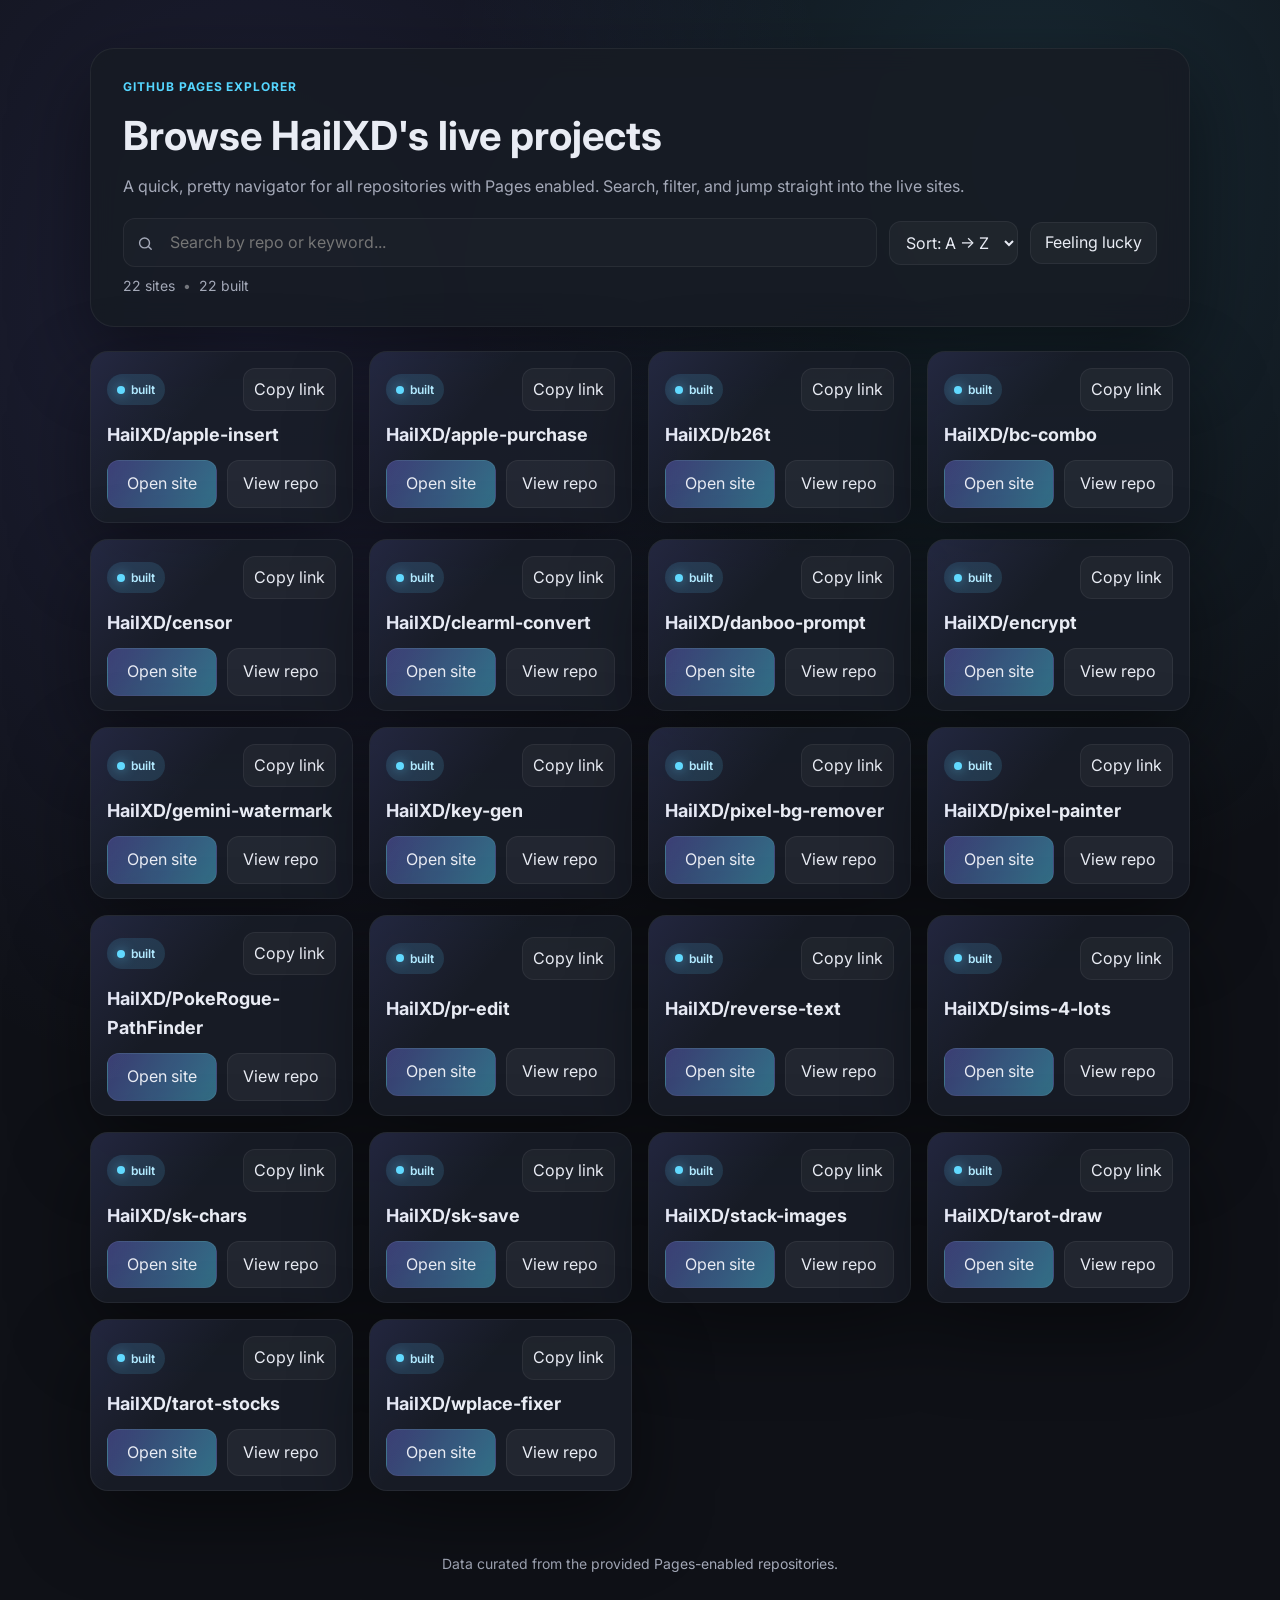
<file: index.html>
<!DOCTYPE html>
<html lang="en">
<head>
  <meta charset="UTF-8">
  <meta name="viewport" content="width=device-width, initial-scale=1.0">
  <title>HailXD GitHub Pages Browser</title>
  <link rel="preconnect" href="https://fonts.googleapis.com">
  <link rel="preconnect" href="https://fonts.gstatic.com" crossorigin>
  <link href="https://fonts.googleapis.com/css2?family=Inter:wght@400;500;600;700&display=swap" rel="stylesheet">
  <link rel="stylesheet" href="styles.css">
</head>
<body>
  <div class="page">
    <header class="hero">
      <p class="eyebrow">GitHub Pages Explorer</p>
      <h1>Browse HailXD's live projects</h1>
      <p class="lede">A quick, pretty navigator for all repositories with Pages enabled. Search, filter, and jump straight into the live sites.</p>
      <div class="control-bar">
        <label class="search">
          <svg aria-hidden="true" viewBox="0 0 20 20">
            <path fill="none" stroke="currentColor" stroke-linecap="round" stroke-width="1.6" d="m13.5 13.5 3.4 3.4m-1.9-7a5.5 5.5 0 1 1-11 0 5.5 5.5 0 0 1 11 0z"/>
          </svg>
          <input id="searchInput" type="search" placeholder="Search by repo or keyword..." spellcheck="false" autocomplete="off">
        </label>
        <select id="sortSelect" aria-label="Sort repositories">
          <option value="az">Sort: A -&gt; Z</option>
          <option value="za">Sort: Z -&gt; A</option>
        </select>
        <button id="randomBtn" type="button" class="btn ghost">Feeling lucky</button>
      </div>
      <div class="stats" aria-live="polite">
        <span id="statCount">0 sites</span>
        <span class="dot">&bull;</span>
        <span id="statBuilt">built</span>
      </div>
    </header>

    <main>
      <section id="repoGrid" class="repo-grid" aria-live="polite" aria-label="Repository list">
        <!-- Cards injected by script.js -->
      </section>
      <p id="emptyState" class="empty" hidden>No matches found. Try a different search.</p>
    </main>
  </div>

  <footer class="footer">
    <p>Data curated from the provided Pages-enabled repositories.</p>
  </footer>

  <script src="script.js"></script>
</body>
</html>
</file>
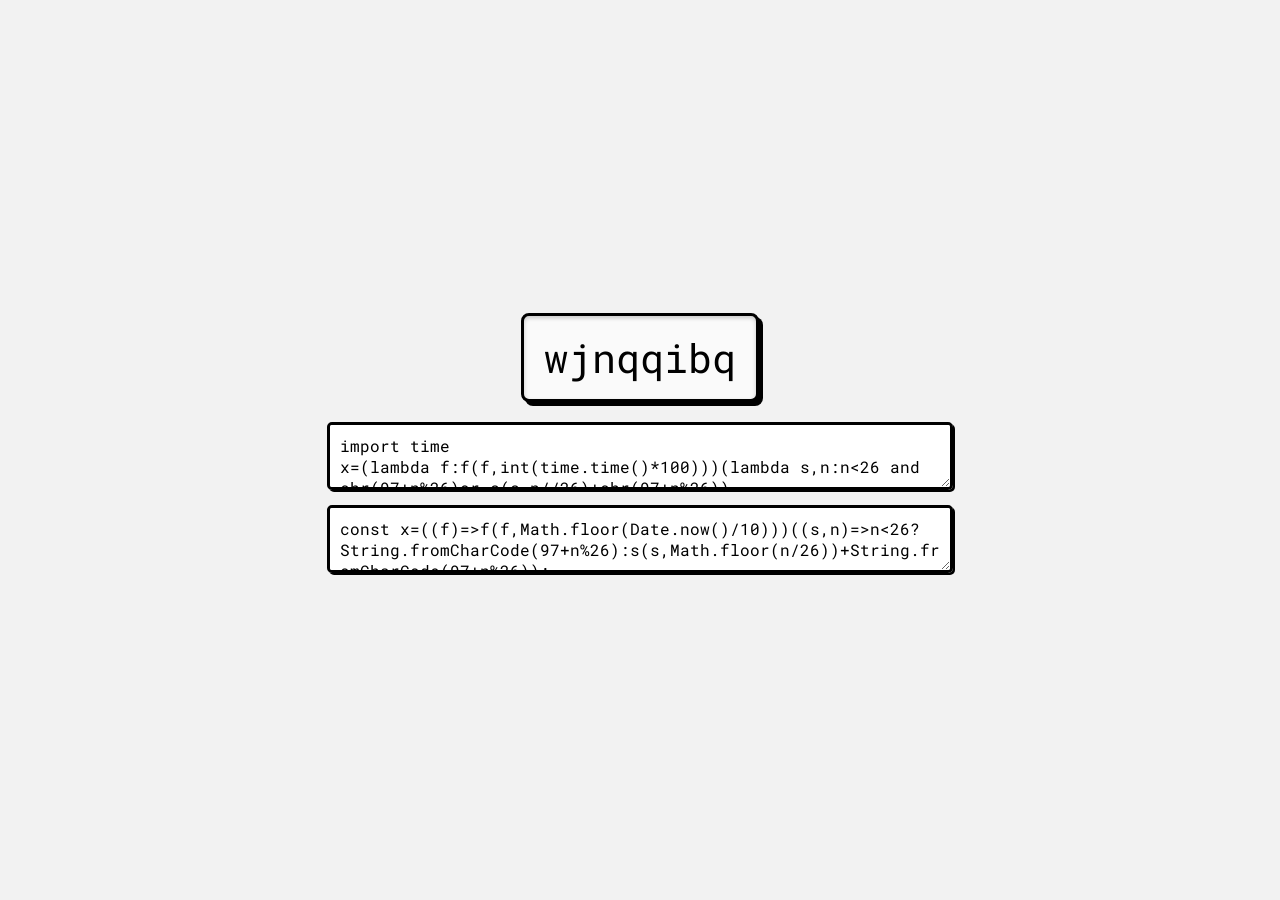
<file: b26t/index.html>
<!DOCTYPE html>
<html lang="en">
<head>
  <meta charset="UTF-8" />
  <meta name="viewport" content="width=device-width, initial-scale=1.0"/>
  <title>b26t</title>

  <link href="https://fonts.googleapis.com/css2?family=Roboto+Mono&display=swap" rel="stylesheet">
  <link rel="stylesheet" href="style.css">
</head>
<body>
  <div id="output"><span></span></div>

  <textarea readonly rows="2">import time
x=(lambda f:f(f,int(time.time()*100)))(lambda s,n:n<26 and chr(97+n%26)or s(s,n//26)+chr(97+n%26))</textarea>

  <textarea readonly rows="2">const x=((f)=>f(f,Math.floor(Date.now()/10)))((s,n)=>n<26?String.fromCharCode(97+n%26):s(s,Math.floor(n/26))+String.fromCharCode(97+n%26));</textarea>

  <script src="script.js"></script>
</body>
</html>
</file>
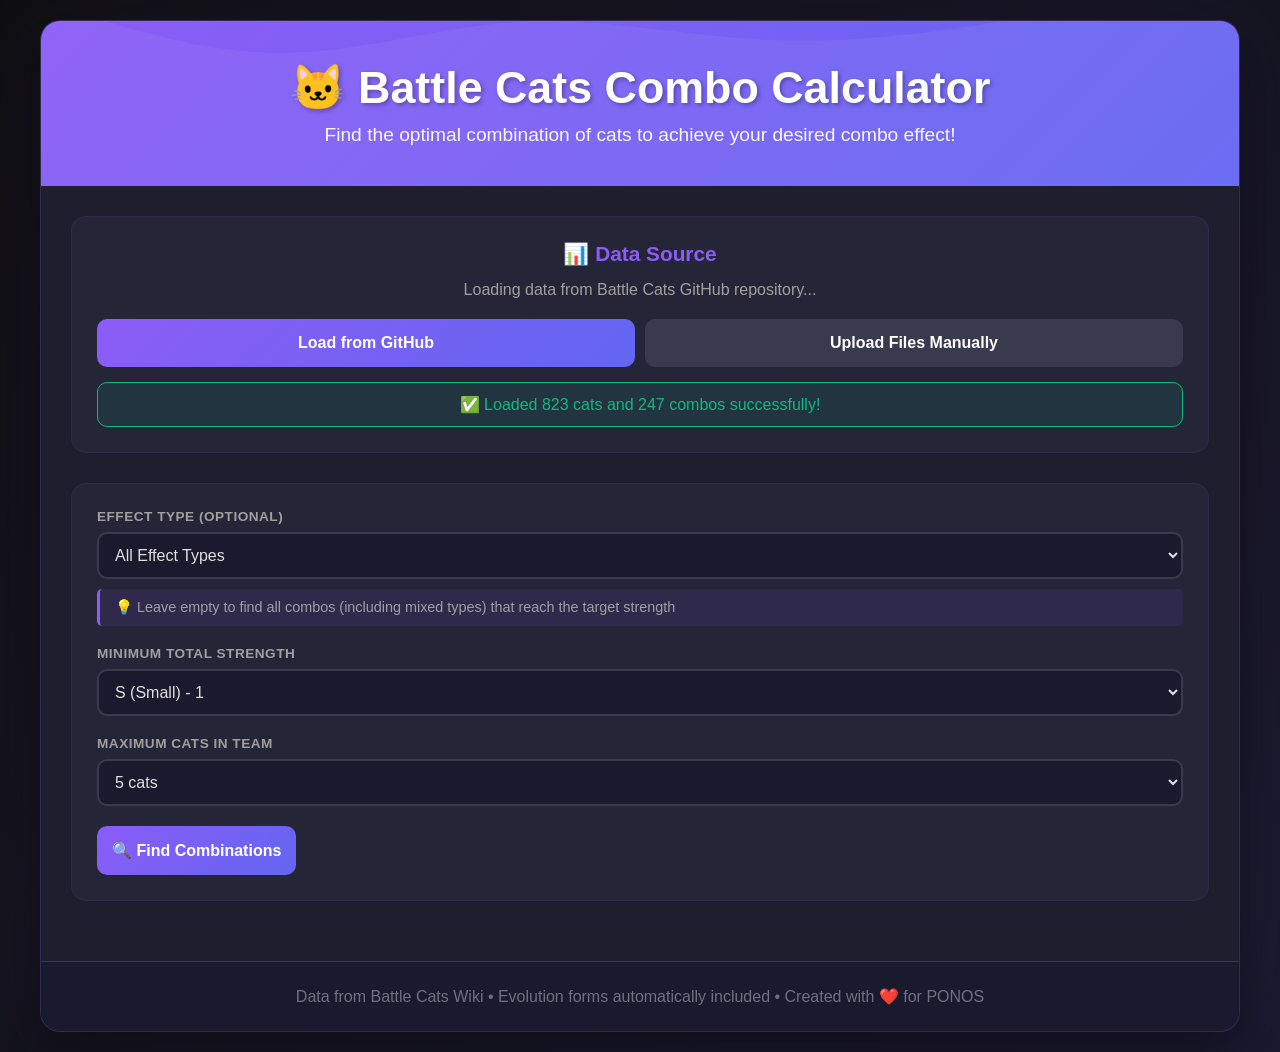
<file: bc-combo/index.html>
<!DOCTYPE html>
<html lang="en">
<head>
    <meta charset="UTF-8">
    <meta name="viewport" content="width=device-width, initial-scale=1.0">
    <title>Battle Cats Combo Calculator</title>
    <link rel="stylesheet" href="style.css">
</head>
<body>
    <div class="container">
        <header>
            <h1>🐱 Battle Cats Combo Calculator</h1>
            <p>Find the optimal combination of cats to achieve your desired combo effect!</p>
        </header>

        <main>
            <div class="data-loader">
                <h3>📊 Data Source</h3>
                <p>Loading data from Battle Cats GitHub repository...</p>
                <div class="button-group">
                    <button onclick="loadDataFromGitHub()">Load from GitHub</button>
                    <button class="secondary" onclick="toggleManualUpload()">Upload Files Manually</button>
                </div>
                <div id="manualUpload" class="hidden" style="margin-top: 20px;">
                    <div style="margin-bottom: 10px;">
                        <label for="catsFile">Cats File (TSV):</label>
                        <input type="file" id="catsFile" accept=".tsv,.txt" style="margin-top: 5px;">
                    </div>
                    <div style="margin-bottom: 10px;">
                        <label for="combosFile">Combos File (TSV):</label>
                        <input type="file" id="combosFile" accept=".tsv,.txt" style="margin-top: 5px;">
                    </div>
                    <button onclick="loadLocalFiles()" style="margin-top: 10px;">Load Local Files</button>
                </div>
                <div id="dataStatus" class="data-status hidden"></div>
            </div>

            <div id="mainControls" class="hidden">
                <div class="controls">
                    <div class="control-group">
                        <label for="effectType">Effect Type (Optional)</label>
                        <select id="effectType">
                            <option value="">All Effect Types</option>
                        </select>
                        <div class="hint">💡 Leave empty to find all combos (including mixed types) that reach the target strength</div>
                    </div>

                    <div class="control-group">
                        <label for="strength">Minimum Total Strength</label>
                        <select id="strength" required>
                            <option value="1">S (Small) - 1</option>
                            <option value="2">M (Medium) - 2</option>
                            <option value="3">L (Large) - 3</option>
                            <option value="4">XL (Extra Large) - 4</option>
                            <option value="5">Strength 5</option>
                            <option value="6">Strength 6</option>
                            <option value="7">Strength 7</option>
                            <option value="8">Strength 8</option>
                            <option value="9">Strength 9</option>
                            <option value="10">Strength 10</option>
                        </select>
                    </div>

                    <div class="control-group">
                        <label for="maxCats">Maximum Cats in Team</label>
                        <select id="maxCats">
                            <option value="1">1 cats</option>
                            <option value="2">2 cats</option>
                            <option value="3">3 cats</option>
                            <option value="4">4 cats</option>
                            <option value="5" selected>5 cats</option>
                        </select>
                    </div>

                    <button id="findCombos" onclick="findCombinations()">🔍 Find Combinations</button>
                </div>

                <div id="loading" class="loading hidden">
                    <div class="spinner"></div>
                    <p>Calculating optimal combinations...</p>
                </div>

                <div id="results" class="results hidden">
                    <h2>📋 Results</h2>
                    <div id="resultsCount" class="results-count"></div>
                    <div id="resultsList" class="results-list"></div>
                </div>

                <div id="error" class="error hidden">
                    <h3>⚠️ Error</h3>
                    <p id="errorMessage"></p>
                </div>
            </div>
        </main>

        <footer>
            <p>Data from Battle Cats Wiki • Evolution forms automatically included • Created with ❤️ for PONOS</p>
        </footer>
    </div>

    <script src="script.js"></script>
</body>
</html>
</file>
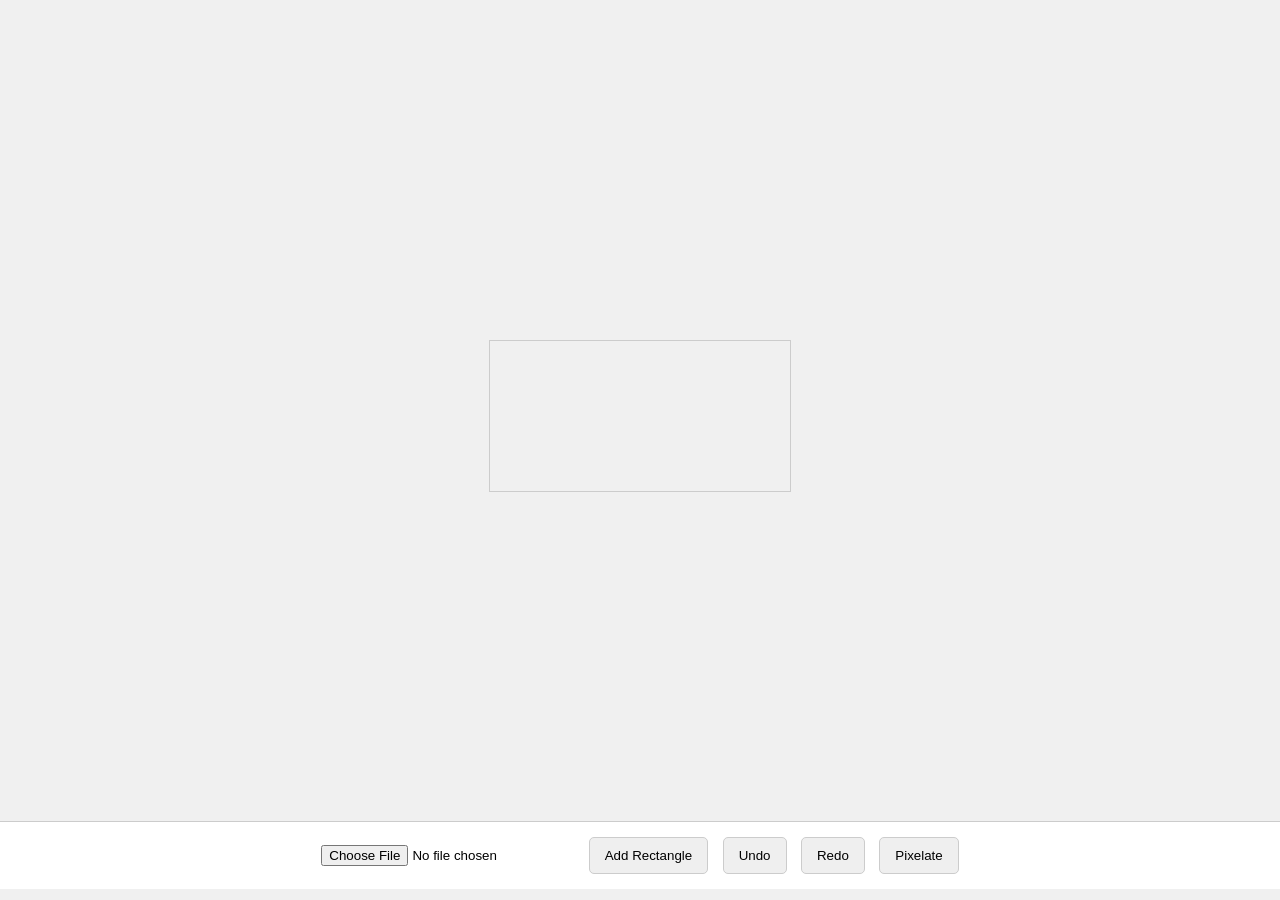
<file: censor/index.html>
<!DOCTYPE html>
<html lang="en">
    <head>
        <meta charset="UTF-8" />
        <meta
            name="viewport"
            content="width=device-width, initial-scale=1.0, user-scalable=no"
        />
        <title>Censor App</title>
        <link rel="stylesheet" href="style.css" />
    </head>
    <body>
        <div id="app-container">
            <div id="canvas-container">
                <canvas id="censor-canvas"></canvas>
            </div>
            <div id="controls">
                <input type="file" id="image-loader" accept="image/*" />
                <button id="add-rect-btn">Add Rectangle</button>
                <button id="undo-btn">Undo</button>
                <button id="redo-btn">Redo</button>
                <button id="pixelate-btn">Pixelate</button>
            </div>
        </div>
        <script src="script.js"></script>
    </body>
</html>
</file>
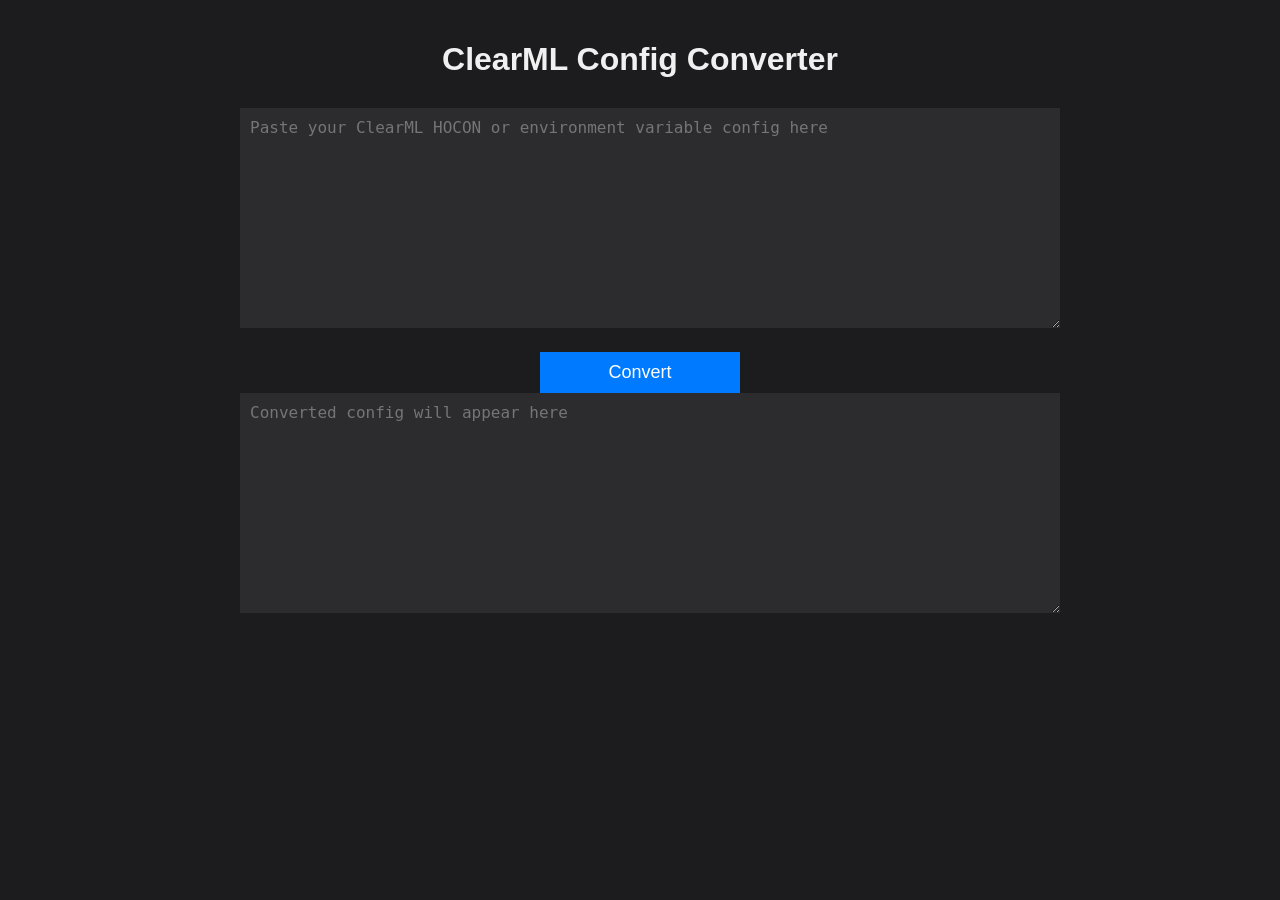
<file: clearml-convert/index.html>
<!DOCTYPE html>
<html lang="en">
<head>
  <meta charset="UTF-8">
  <meta name="viewport" content="width=device-width, initial-scale=1.0">
  <title>ClearML Config Converter</title>
  <style>
    body {
      background-color: #1c1c1e;
      color: #f0f0f0;
      font-family: Arial, sans-serif;
      margin: 0;
      padding: 20px;
    }
    
    h1 {
      text-align: center;
      margin-bottom: 30px;
    }
    
    .container {
      max-width: 800px;
      margin: 0 auto;
    }
    
    textarea {
      width: 100%;
      height: 200px;
      background-color: #2c2c2e;
      color: #f0f0f0;
      border: none;
      padding: 10px;
      margin-bottom: 20px;
      font-size: 16px;
    }
    
    button {
      display: block;
      width: 200px;
      padding: 10px;
      margin: 0 auto;
      background-color: #007bff;
      color: #fff;
      border: none;
      font-size: 18px;
      cursor: pointer;
    }
  </style>
</head>
<body>
  <div class="container">
    <h1>ClearML Config Converter</h1>
    
    <textarea id="input" placeholder="Paste your ClearML HOCON or environment variable config here"></textarea>
    
    <button onclick="convert()">Convert</button>
    
    <textarea id="output" placeholder="Converted config will appear here" readonly></textarea>
  </div>
  
  <script>
    function convert() {
      const input = document.getElementById('input').value;
      const output = document.getElementById('output');
      
      const d = {
        'CLEARML_WEB_HOST': '',
        'CLEARML_API_HOST': '',
        'CLEARML_FILES_HOST': '',
        'CLEARML_API_ACCESS_KEY': '',
        'CLEARML_API_SECRET_KEY': ''
      };
      
      if (input.includes('{')) {
        // HOCON to environment variables
        for (const line of input.split('\n')) {
          const trimmedLine = line.trim();
          if (!trimmedLine) continue;
          
          if (trimmedLine.startsWith('web_server: ')) {
            d['CLEARML_WEB_HOST'] = trimmedLine.split('web_server: ')[1];
          } else if (trimmedLine.startsWith('api_server: ')) {
            d['CLEARML_API_HOST'] = trimmedLine.split('api_server: ')[1];  
          } else if (trimmedLine.startsWith('files_server: ')) {
            d['CLEARML_FILES_HOST'] = trimmedLine.split('files_server: ')[1];
          } else if (trimmedLine.startsWith('"access_key" = ')) {
            d['CLEARML_API_ACCESS_KEY'] = trimmedLine.split('"access_key" = ')[1].trim().slice(1, -1);
          } else if (trimmedLine.startsWith('"secret_key" = ')) {
            d['CLEARML_API_SECRET_KEY'] = trimmedLine.split('"secret_key" = ')[1].trim().slice(1, -1);
          }
        }
        
        let envVars = '';
        for (const [key, value] of Object.entries(d)) {
          envVars += `${key}=${value}\n`;  
        }
        output.value = envVars.trim();
        
      } else {
        // Environment variables to HOCON
        const lines = input.split('\n');
        
        let hocon = 'api {\n';
        for (const line of lines) {
          const [key, value] = line.split('=');
          if (key === 'CLEARML_WEB_HOST') {
            hocon += `  web_server: ${value}\n`;
          } else if (key === 'CLEARML_API_HOST') {
            hocon += `  api_server: ${value}\n`;
          } else if (key === 'CLEARML_FILES_HOST') {
            hocon += `  files_server: ${value}\n`;  
          }
        }
        
        hocon += '  credentials {\n';
        for (const line of lines) {
          const [key, value] = line.split('=');
          if (key === 'CLEARML_API_ACCESS_KEY') {
            hocon += `    "access_key" = "${value}"\n`;
          } else if (key === 'CLEARML_API_SECRET_KEY') {
            hocon += `    "secret_key" = "${value}"\n`;
          }
        }
        hocon += '  }\n}';
        
        output.value = hocon;
      }
    }
  </script>
</body>
</html>
</file>
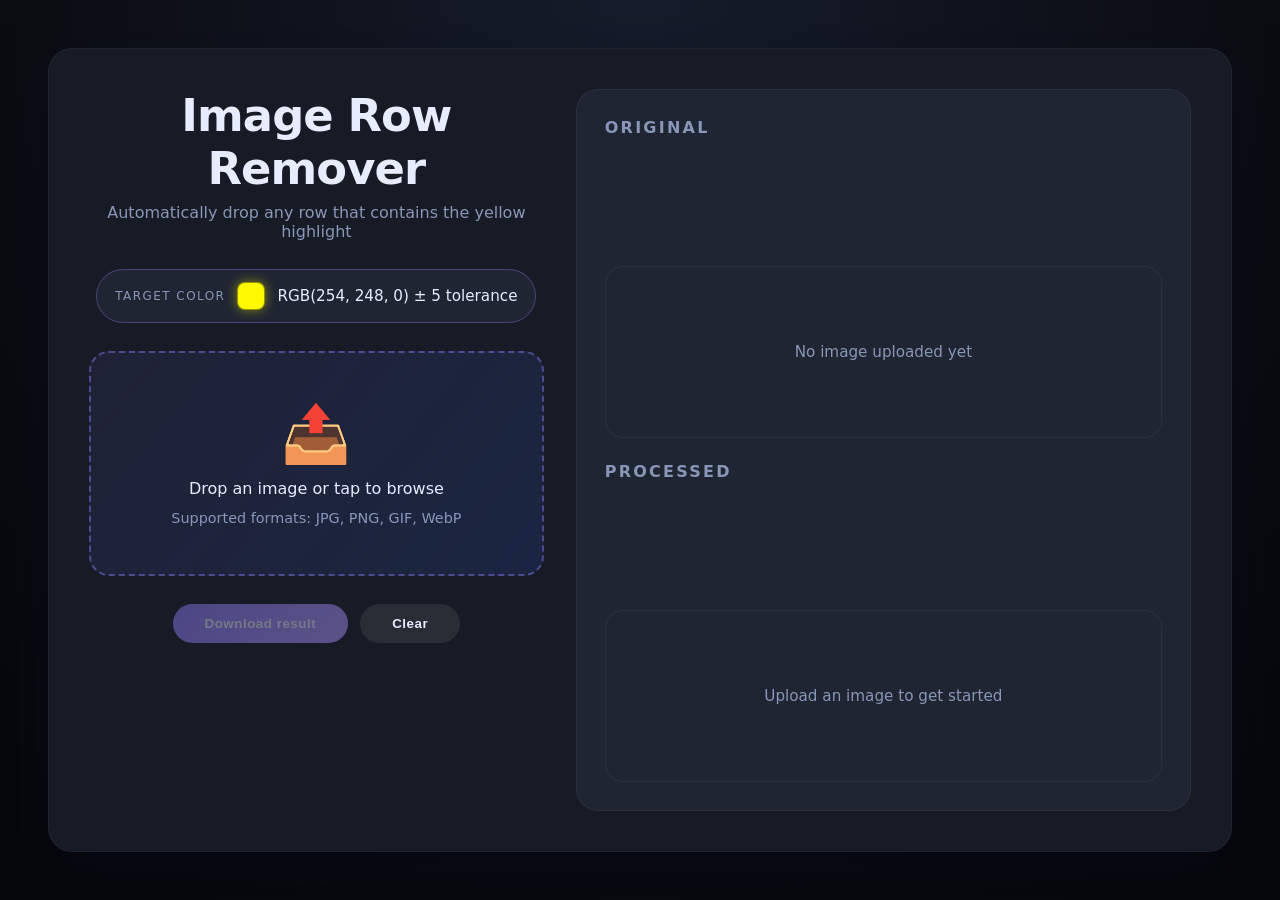
<file: ibroke/index.html>
<!DOCTYPE html>
<html lang="en">
<head>
    <meta charset="UTF-8">
    <meta name="viewport" content="width=device-width, initial-scale=1.0">
    <title>Image Row Remover</title>
    <link rel="stylesheet" href="style.css">
</head>
<body>
    <main class="app-shell">
        <section class="interaction-panel">
            <header class="app-header">
                <h1>Image Row Remover</h1>
                <p class="subtitle">Automatically drop any row that contains the yellow highlight</p>
            </header>

            <section class="color-info" aria-live="polite">
                <span class="label">Target color</span>
                <span class="swatch" aria-hidden="true"></span>
                <span class="value">RGB(254, 248, 0) ± 5 tolerance</span>
            </section>

            <section class="upload-panel" id="uploadSection" role="button" tabindex="0">
                <div class="icon" aria-hidden="true">📤</div>
                <label for="imageInput" class="upload-text">Drop an image or tap to browse</label>
                <input type="file" id="imageInput" accept="image/*" hidden>
                <p class="help-text">Supported formats: JPG, PNG, GIF, WebP</p>
            </section>

            <p class="loading" id="loading" role="status" aria-live="polite">Processing image...</p>

            <div class="controls">
                <button class="btn" id="downloadBtn" disabled>Download result</button>
                <button class="btn secondary" id="clearBtn">Clear</button>
            </div>
        </section>

        <section class="preview-grid" aria-live="polite">
            <article class="preview">
                <h2>Original</h2>
                <div class="frame">
                    <div id="originalImage" class="placeholder">No image uploaded yet</div>
                </div>
            </article>
            <article class="preview">
                <h2>Processed</h2>
                <div class="frame">
                    <div id="processedImage" class="placeholder">Upload an image to get started</div>
                </div>
            </article>
        </section>
    </main>

    <canvas id="canvas" hidden></canvas>

    <script src="script.js"></script>
</body>
</html>
</file>
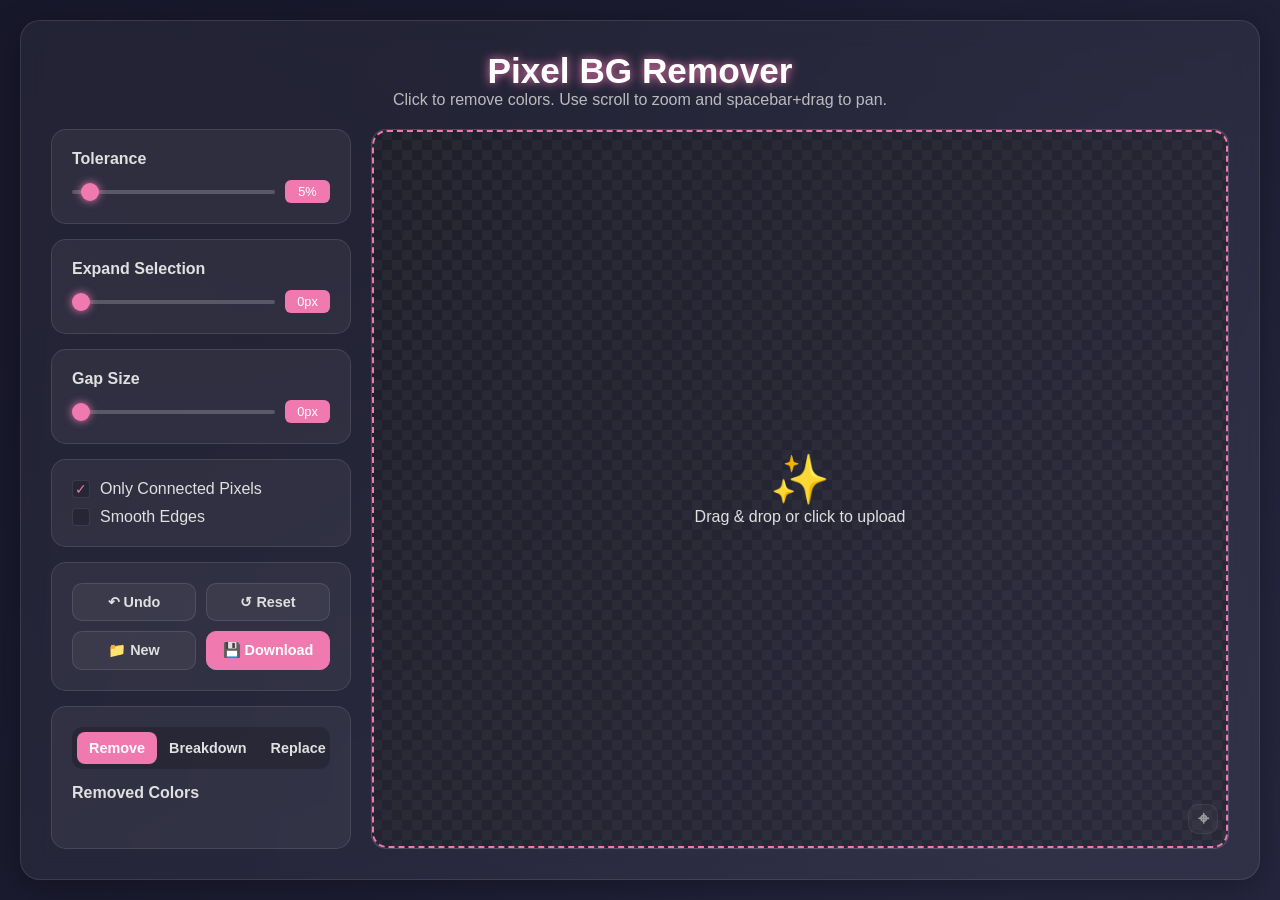
<file: pixel-bg-remover/index.html>
<!DOCTYPE html>
<html lang="en">
<head>
    <meta charset="UTF-8">
    <meta name="viewport" content="width=device-width, initial-scale=1.0">
    <title>Pixel BG Remover</title>
    <link rel="stylesheet" href="style.css">
</head>
<body>
    <div class="container">
        <header>
            <h1>Pixel BG Remover</h1>
            <p class="subtitle">Click to remove colors. Use scroll to zoom and spacebar+drag to pan.</p>
        </header>

        <div class="main-content">
            <div class="controls">
                <div class="tool-group">
                    <label class="tool-label" for="tolerance">Tolerance</label>
                    <div class="slider-container">
                        <input type="range" id="tolerance" min="0" max="100" value="5">
                        <span class="slider-value" id="toleranceValue">5%</span>
                    </div>
                </div>
                
                <div class="tool-group">
                    <label class="tool-label" for="expand">Expand Selection</label>
                    <div class="slider-container">
                        <input type="range" id="expand" min="0" max="5" value="0">
                        <span class="slider-value" id="expandValue">0px</span>
                    </div>
                </div>

                <div class="tool-group">
                    <label class="tool-label" for="gapSize">Gap Size</label>
                    <div class="slider-container">
                        <input type="range" id="gapSize" min="0" max="5" value="0">
                        <span class="slider-value" id="gapSizeValue">0px</span>
                    </div>
                </div>

                <div class="tool-group">
                    <label class="checkbox-group" for="floodFill">
                        <input type="checkbox" id="floodFill" checked>
                        <span class="checkbox-custom"></span>
                        Only Connected Pixels
                    </label>
                    <label class="checkbox-group" for="smoothEdges" style="margin-top: 10px;">
                        <input type="checkbox" id="smoothEdges">
                        <span class="checkbox-custom"></span>
                        Smooth Edges
                    </label>
                </div>
                
                <div class="tool-group buttons">
                    <button onclick="undoLast()">↶ Undo</button>
                    <button onclick="resetImage()">↺ Reset</button>
                    <button onclick="uploadNew()">📁 New</button>
                    <button class="btn-primary" onclick="downloadImage()">💾 Download</button>
                </div>

                <div class="tool-group tabs-container">
                    <div class="tabs">
                        <button class="tab-link active" onclick="openTab(event, 'remove')">Remove</button>
                        <button class="tab-link" onclick="openTab(event, 'breakdown')">Breakdown</button>
                        <button class="tab-link" onclick="openTab(event, 'replace')">Replace</button>
                    </div>

                    <div id="remove" class="tab-content active">
                        <div class="tool-label">Removed Colors</div>
                        <div class="color-chips" id="colorChips"></div>
                    </div>

                    <div id="breakdown" class="tab-content">
                        <div class="tool-label">Color Breakdown</div>
                        <div class="color-breakdown" id="colorBreakdown"></div>
                    </div>
                    
                    <div id="replace" class="tab-content">
                        <div class="tool-label">Replaced Colors</div>
                        <div class="color-chips" id="replacedColors"></div>
                    </div>
                </div>
            </div>

            <div class="canvas-area">
                <div class="upload-area" id="uploadArea">
                    <div class="upload-icon">✨</div>
                    <p>Drag & drop or click to upload</p>
                    <input type="file" id="fileInput" accept="image/*">
                </div>
                <canvas id="mainCanvas"></canvas>
                <div class="canvas-overlay">
                    <div class="color-info" id="colorInfo">
                        <div class="color-preview" id="colorPreview"></div>
                        <div class="color-text" id="colorText"></div>
                    </div>
                    <div class="zoom-controls">
                        <button id="zoomResetBtn">⌖</button>
                    </div>
                </div>
            </div>
        </div>
    </div>

    <div id="replaceModal" class="modal">
        <div class="modal-content">
            <span class="close-button" onclick="closeReplaceModal()">&times;</span>
            <h2>Replace Color</h2>
            <div class="color-to-replace">
                <span>From:</span>
                <div class="color-chip-preview" id="replaceFromPreview"></div>
                <span id="replaceFromName"></span>
            </div>
            <p>To:</p>
            <div class="color-palette" id="colorPalette"></div>
        </div>
    </div>

    <script src="script.js"></script>
</body>
</html>
</file>
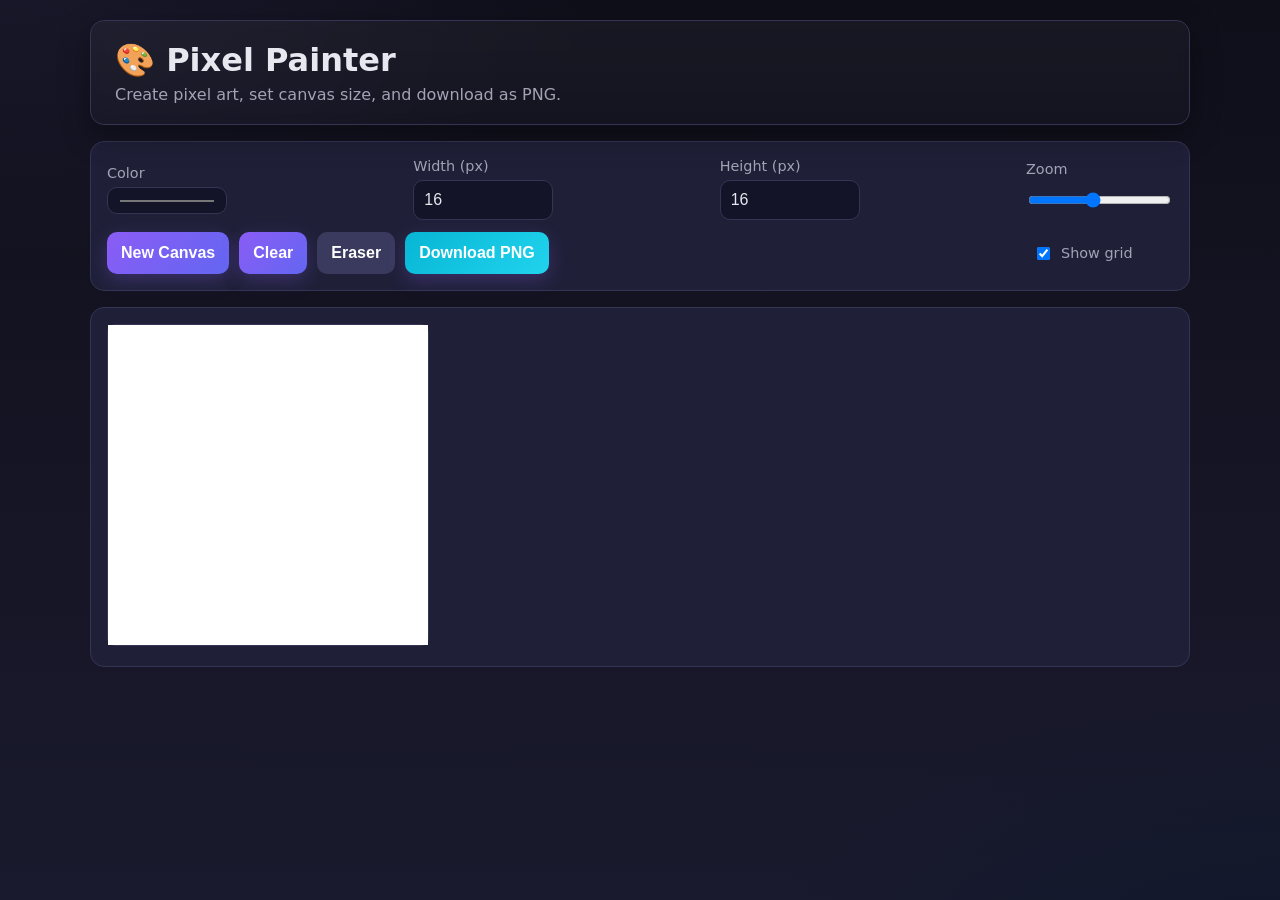
<file: pixel-painter/index.html>
<!DOCTYPE html>
<html lang="en">
<head>
  <meta charset="UTF-8">
  <meta name="viewport" content="width=device-width, initial-scale=1.0">
  <title>Pixel Painter</title>
  <link rel="stylesheet" href="style.css">
  <link rel="icon" href="data:,">
  <meta name="description" content="Draw pixel art with a color picker and export as PNG.">
  <style>
    /* Prevent iOS zoom on inputs */
    input, select, button { font-size: 16px; }
  </style>
</head>
<body>
  <div class="container">
    <header class="header">
      <h1>🎨 Pixel Painter</h1>
      <p>Create pixel art, set canvas size, and download as PNG.</p>
    </header>

    <main class="main">
      <section class="controls">
        <div class="row">
          <label class="control">
            <span>Color</span>
            <input id="color" type="color" value="#8b5cf6" aria-label="Brush color">
          </label>
          <label class="control">
            <span>Width (px)</span>
            <input id="width" type="number" min="1" max="512" value="16" aria-label="Canvas width">
          </label>
          <label class="control">
            <span>Height (px)</span>
            <input id="height" type="number" min="1" max="512" value="16" aria-label="Canvas height">
          </label>
          <label class="control">
            <span>Zoom</span>
            <input id="scale" type="range" min="4" max="40" value="20" aria-label="Zoom level">
          </label>
        </div>
        <div class="row">
          <div class="btns">
            <button id="newCanvas">New Canvas</button>
            <button id="clear">Clear</button>
            <button id="eraser" class="secondary" aria-pressed="false">Eraser</button>
            <button id="download" class="accent">Download PNG</button>
          </div>
          <label class="control checkbox">
            <input id="gridToggle" type="checkbox" checked>
            <span>Show grid</span>
          </label>
        </div>
      </section>

      <section class="stage">
        <div id="canvasWrap" class="wrap">
          <canvas id="canvas" width="16" height="16"></canvas>
        </div>
      </section>
    </main>
  </div>

  <script src="script.js"></script>
</body>
</html>
</file>
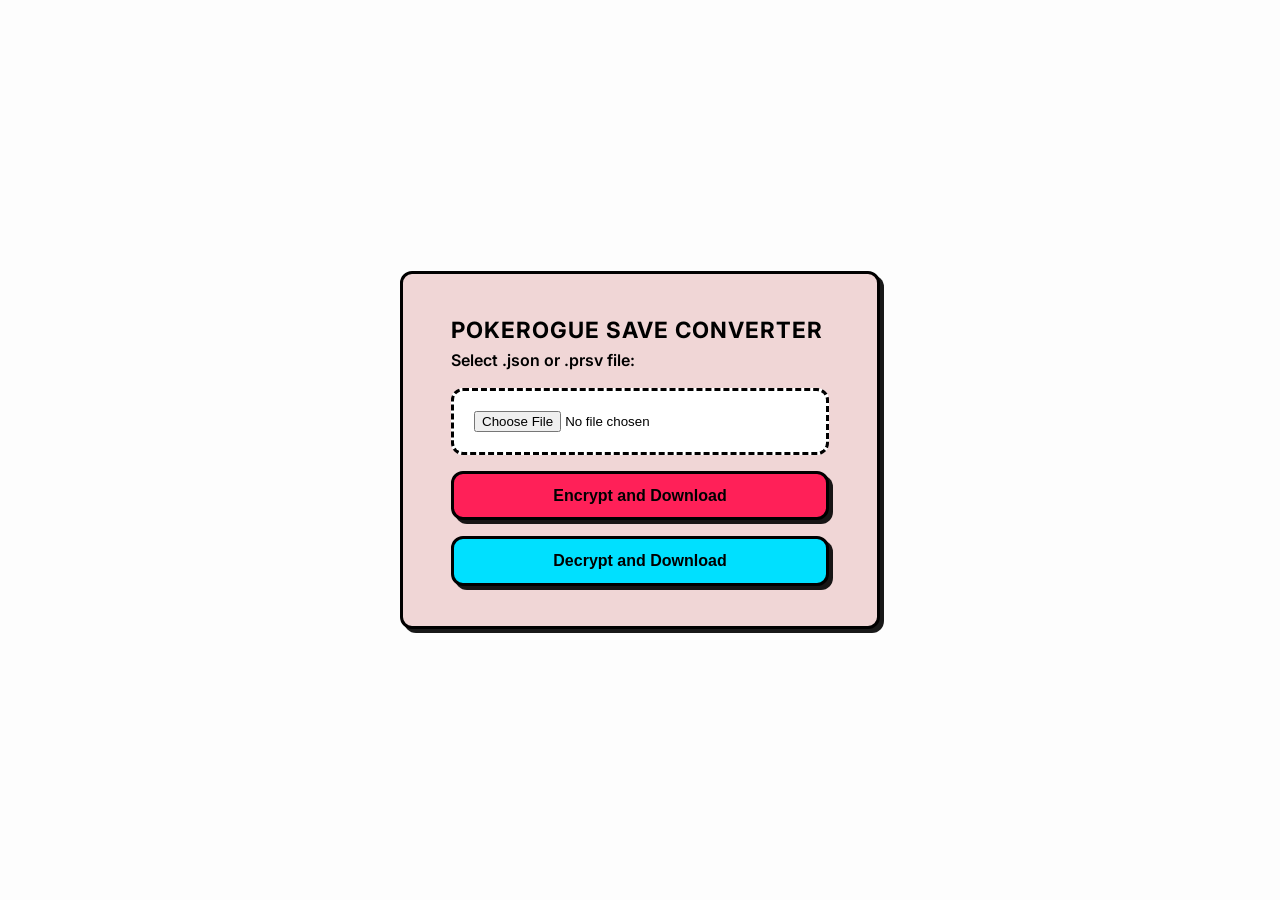
<file: pr-edit/index.html>
<!DOCTYPE html>
<html lang="en">
<head>
    <meta charset="utf-8" />
    <title>PokeRogue Editor</title>
    <meta name="robots" content="index, follow" />
    <meta name="author" content="Your Name" />
    <meta name="description" content="A simple online AES encryption/decryption tool." />
    <meta name="keywords" content="cryptography, encryption, decryption, AES, AES 256, Rijndael" />
    <meta name="viewport" content="width=device-width, initial-scale=1.0, minimum-scale=1.0" />

    <link rel="stylesheet" href="style.css">
</head>
<body>
    <form id="form">
        <h1>PokeRogue Save Converter</h1>
        <fieldset>
            <label for="file">Select .json or .prsv file:</label>
            <input type="file" id="file" accept=".json, .prsv" required />

            <button type="button" id="encryptBtn">Encrypt and Download</button>
            <button type="button" id="decryptBtn" class="btn-secondary">Decrypt and Download</button>
            <div id="advanced-options" style="display: none;">
                <button type="button" id="healBtn" class="btn-heal">Heal Up</button>
                <button type="button" id="addMasterBtn" class="btn-master">+1 Master Ball</button>
                <button type="button" id="addRogueBtn" class="btn-rogue">+10 Rogue Ball</button>
                <button type="button" id="skipFloorBtn" class="btn-skip">Skip Floor</button>
                <button type="button" id="skipFloorWaveBtn" class="btn-backtrack">Backtrack</button>
            </div>
        </fieldset>
    </form>

    <script src="cryptography-js.min.js"></script>
    <script src="script.js"></script>
</body>
</html>
</file>
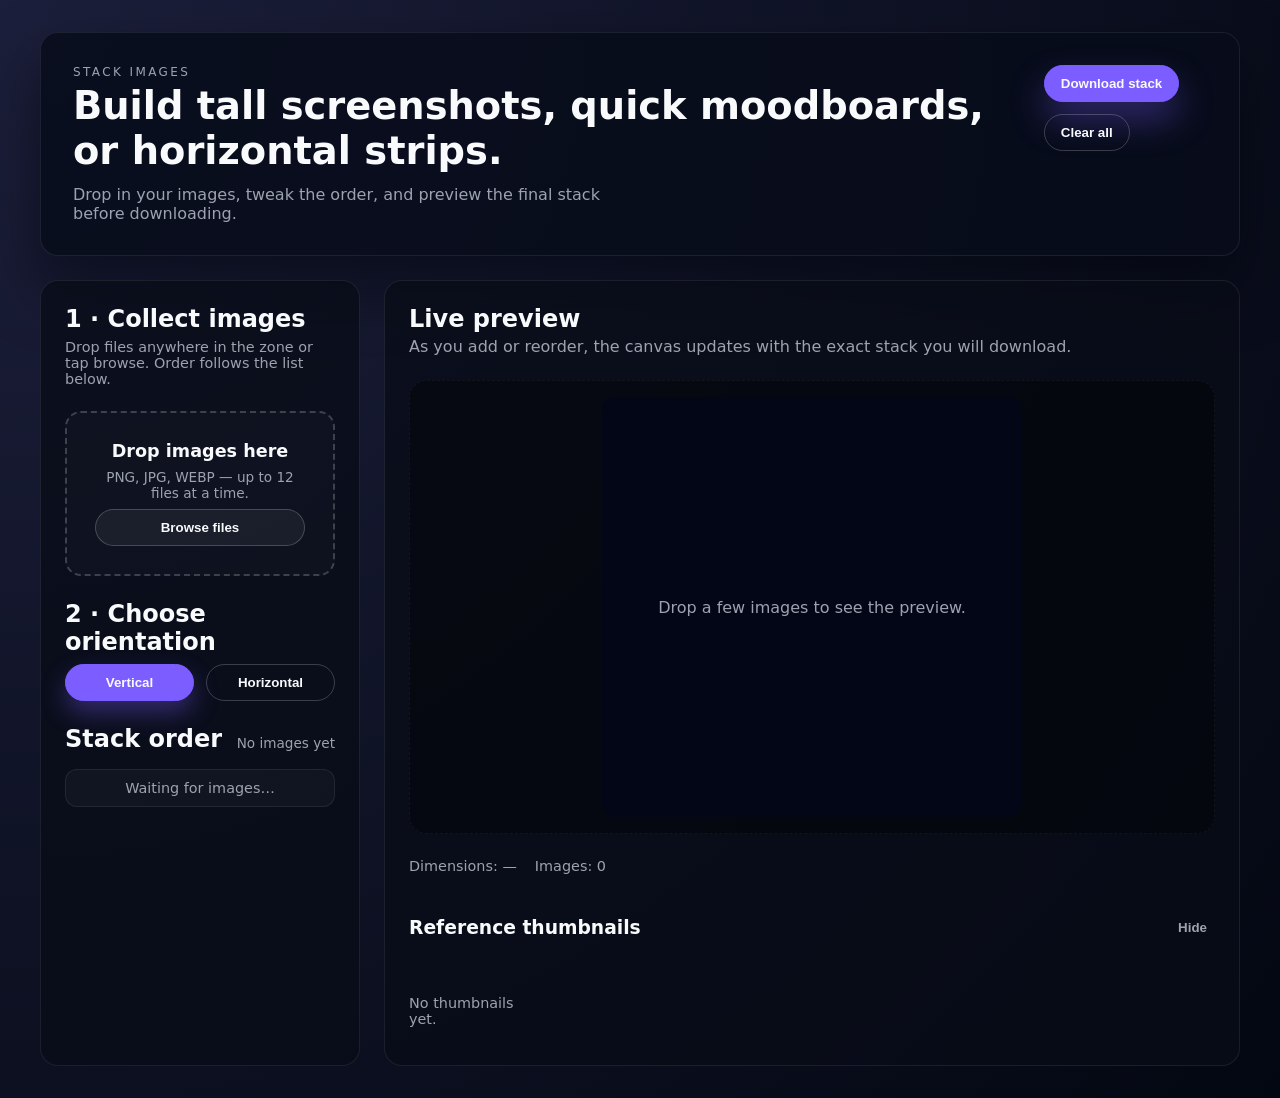
<file: stack-images/index.html>
<!DOCTYPE html>
<html lang="en">
<head>
  <meta charset="UTF-8" />
  <meta name="viewport" content="width=device-width, initial-scale=1" />
  <title>Dynamic Image Stacker</title>
  <link rel="stylesheet" href="style.css">
</head>
<body>
  <div class="app-shell">
    <header class="hero">
      <div class="hero-copy">
        <p class="eyebrow">Stack Images</p>
        <h1>Build tall screenshots, quick moodboards, or horizontal strips.</h1>
        <p>Drop in your images, tweak the order, and preview the final stack before downloading.</p>
      </div>
      <div class="hero-actions">
        <button id="download-composite" class="btn primary" type="button">Download stack</button>
        <button id="clear-all" class="btn ghost" type="button">Clear all</button>
      </div>
    </header>

    <main class="workspace">
      <section class="panel controls-panel">
        <div class="panel-heading">
          <h2>1 · Collect images</h2>
          <p class="hint">Drop files anywhere in the zone or tap browse. Order follows the list below.</p>
        </div>
        <div class="drop-zone" id="drop-zone">
          <input type="file" id="img-file" accept="image/*" multiple hidden>
          <p class="drop-zone-title">Drop images here</p>
          <p class="drop-zone-subtitle">PNG, JPG, WEBP — up to 12 files at a time.</p>
          <button type="button" id="browse-btn" class="btn secondary">Browse files</button>
        </div>

        <div class="option-group">
          <h2>2 · Choose orientation</h2>
          <div class="orientation-toggle" id="orientation-toggle">
            <button type="button" class="toggle active" data-orientation="column">Vertical</button>
            <button type="button" class="toggle" data-orientation="row">Horizontal</button>
          </div>
        </div>

        <div class="option-group queue-group">
          <div class="group-header">
            <h2>Stack order</h2>
            <span id="queue-count" class="queue-count">No images yet</span>
          </div>
          <ul class="image-queue" id="image-queue">
            <li class="empty">Waiting for images…</li>
          </ul>
        </div>
      </section>

      <section class="panel preview-panel">
        <div class="preview-heading">
          <h2>Live preview</h2>
          <p>As you add or reorder, the canvas updates with the exact stack you will download.</p>
        </div>
        <div class="canvas-wrapper">
          <canvas id="preview-canvas" width="600" height="600"></canvas>
          <div class="preview-placeholder" id="preview-placeholder">
            <p>Drop a few images to see the preview.</p>
          </div>
        </div>
        <div class="preview-meta">
          <span id="meta-dimensions">Dimensions: —</span>
          <span id="meta-count">Images: 0</span>
        </div>

        <div class="gallery-header">
          <h3>Reference thumbnails</h3>
          <button type="button" id="toggle-gallery" class="btn text">Hide</button>
        </div>
        <div class="output-panel" id="output-panel"></div>
      </section>
    </main>
  </div>

  <script src="script.js"></script>
</body>
</html>
</file>
<file: styles.css>
:root {
  color-scheme: dark;
  --bg: #0f1117;
  --panel: rgba(23, 27, 35, 0.86);
  --card: rgba(25, 30, 40, 0.85);
  --border: rgba(255, 255, 255, 0.06);
  --muted: #a4a9b8;
  --text: #e9ecf4;
  --accent: #7b7cff;
  --accent-2: #55d6ff;
  --shadow: 0 30px 80px rgba(0, 0, 0, 0.45);
  font-family: 'Inter', system-ui, -apple-system, BlinkMacSystemFont, 'Segoe UI', sans-serif;
}

* {
  box-sizing: border-box;
}

body {
  margin: 0;
  min-height: 100vh;
  background: radial-gradient(120% 120% at 20% 20%, rgba(123, 124, 255, 0.14), transparent 40%),
              radial-gradient(120% 120% at 80% 10%, rgba(85, 214, 255, 0.12), transparent 38%),
              var(--bg);
  color: var(--text);
  line-height: 1.6;
  display: flex;
  flex-direction: column;
}

.page {
  width: min(1100px, 94vw);
  margin: 48px auto 32px;
}

.hero {
  background: var(--panel);
  border: 1px solid var(--border);
  border-radius: 24px;
  padding: 28px 32px;
  box-shadow: var(--shadow);
  backdrop-filter: blur(12px);
}

.eyebrow {
  letter-spacing: 0.08em;
  text-transform: uppercase;
  font-weight: 700;
  font-size: 12px;
  color: var(--accent-2);
  margin: 0 0 8px;
}

.hero h1 {
  margin: 0 0 6px;
  font-size: clamp(32px, 4vw, 40px);
}

.lede {
  margin: 0 0 18px;
  color: var(--muted);
}

.control-bar {
  display: grid;
  grid-template-columns: 1fr repeat(2, max-content);
  gap: 12px;
  align-items: center;
  margin: 12px 0 8px;
}

.control-bar input,
.control-bar select,
.btn {
  font: inherit;
}

.search {
  display: grid;
  grid-template-columns: 24px 1fr;
  align-items: center;
  gap: 8px;
  padding: 10px 12px;
  border-radius: 12px;
  border: 1px solid var(--border);
  background: rgba(255, 255, 255, 0.02);
  color: var(--muted);
}

.search svg {
  width: 18px;
  height: 18px;
  color: var(--muted);
}

.search input {
  background: transparent;
  border: none;
  outline: none;
  color: var(--text);
}

.control-bar select {
  padding: 10px 12px;
  border-radius: 12px;
  border: 1px solid var(--border);
  background: rgba(255, 255, 255, 0.04);
  color: var(--text);
}

.btn {
  height: 42px;
  padding: 0 14px;
  border-radius: 12px;
  border: 1px solid var(--border);
  background: linear-gradient(120deg, rgba(123, 124, 255, 0.15), rgba(85, 214, 255, 0.24));
  color: var(--text);
  cursor: pointer;
  transition: transform 120ms ease, box-shadow 120ms ease, background 120ms ease;
}

.btn:hover {
  transform: translateY(-1px);
  box-shadow: 0 10px 28px rgba(0, 0, 0, 0.18);
}

.btn.ghost {
  background: rgba(255, 255, 255, 0.04);
}

.stats {
  display: flex;
  align-items: center;
  gap: 8px;
  color: var(--muted);
  font-size: 14px;
}

.dot {
  color: rgba(255, 255, 255, 0.4);
}

.repo-grid {
  margin-top: 24px;
  display: grid;
  grid-template-columns: repeat(auto-fit, minmax(260px, 1fr));
  gap: 16px;
}

.repo-card {
  background: var(--card);
  border-radius: 18px;
  padding: 16px 16px 14px;
  border: 1px solid var(--border);
  box-shadow: var(--shadow);
  display: grid;
  gap: 10px;
  position: relative;
  overflow: hidden;
}

.repo-card::before {
  content: "";
  position: absolute;
  inset: 0;
  background: linear-gradient(130deg, rgba(123, 124, 255, 0.12), transparent 38%);
  pointer-events: none;
}

.repo-card.extra {
  border-color: rgba(123, 124, 255, 0.38);
  box-shadow: 0 20px 60px rgba(123, 124, 255, 0.25);
}

.repo-card.extra::before {
  background: linear-gradient(140deg, rgba(123, 124, 255, 0.24), rgba(123, 124, 255, 0.08));
}

.repo-card:hover {
  transform: translateY(-2px);
  transition: transform 140ms ease;
}

.card-top {
  display: flex;
  justify-content: space-between;
  align-items: center;
  gap: 8px;
}

.badge {
  display: inline-flex;
  align-items: center;
  gap: 6px;
  padding: 6px 10px;
  border-radius: 999px;
  background: rgba(85, 214, 255, 0.14);
  color: #b5f0ff;
  font-size: 12px;
  font-weight: 600;
}

.badge::before {
  content: "";
  width: 8px;
  height: 8px;
  border-radius: 50%;
  background: #5fe1ff;
  box-shadow: 0 0 12px rgba(95, 225, 255, 0.6);
}

.badge.extra {
  background: rgba(123, 124, 255, 0.22);
  color: #e6e6ff;
}

.badge.extra::before {
  background: #b9baff;
  box-shadow: 0 0 12px rgba(185, 186, 255, 0.7);
}

.copy-btn {
  background: rgba(255, 255, 255, 0.04);
  color: var(--text);
  border: 1px solid var(--border);
  border-radius: 12px;
  padding: 8px 10px;
  cursor: pointer;
  font: inherit;
  transition: background 120ms ease, transform 120ms ease;
}

.copy-btn:hover {
  background: rgba(255, 255, 255, 0.08);
  transform: translateY(-1px);
}

.repo-card h3 {
  margin: 0;
  font-size: 18px;
}

.meta {
  margin: 0;
  color: var(--muted);
  font-size: 14px;
}

.actions {
  display: flex;
  gap: 10px;
  align-items: center;
}

.actions a,
.actions button {
  flex: 1;
  text-align: center;
  text-decoration: none;
  color: var(--text);
  padding: 10px 12px;
  border-radius: 12px;
  border: 1px solid var(--border);
  background: rgba(255, 255, 255, 0.05);
  transition: transform 120ms ease, box-shadow 120ms ease, background 120ms ease;
}

.actions a.primary {
  background: linear-gradient(120deg, rgba(123, 124, 255, 0.35), rgba(85, 214, 255, 0.45));
}

.actions a:hover,
.actions button:hover {
  transform: translateY(-1px);
  box-shadow: 0 10px 24px rgba(0, 0, 0, 0.18);
}

.footer {
  text-align: center;
  padding: 16px 0 26px;
  color: var(--muted);
  font-size: 14px;
}

.empty {
  text-align: center;
  color: var(--muted);
  padding: 22px;
  background: rgba(255, 255, 255, 0.03);
  border: 1px dashed var(--border);
  border-radius: 16px;
}

@media (max-width: 700px) {
  .control-bar {
    grid-template-columns: 1fr;
  }

  .page {
    margin-top: 32px;
  }
}
</file>
<file: b26t/style.css>
body {
  margin: 0;
  padding: 0;
  background: #f2f2f2; 
  
  font-family: 'Roboto Mono', monospace;
  color: #333;
  
  display: flex;
  flex-direction: column;
  align-items: center;
  justify-content: center;
  
  min-height: 100vh;
}

#output {
  font-size: 2.5em;
  margin-bottom: 20px;
  padding: 15px 20px;

  border: 3px solid #000; 
  border-radius: 8px;
  background: #fafafa;
  box-shadow:
    4px 4px 0px #000,
    inset 0 2px 4px rgba(0,0,0,0.2);
  
  color: #000;
  cursor: pointer;
  transition: transform 0.2s ease;
  position: relative;
}

#output:active {
  transform: translate(2px, 2px);
  box-shadow:
    2px 2px 0px #000,
    inset 0 2px 4px rgba(0,0,0,0.2);
}

#output.copied {
  background: #ffee58 !important;
  color: #000;
}

#output:hover {
    background: #ffb699;
}

#output span {
  transition: opacity 0.5s ease;
}

textarea {
  width: 90%;
  max-width: 600px;
  margin-bottom: 15px;
  padding: 10px;

  background-color: #ffffff;
  color: #000;
  
  border: 3px solid #000;
  border-radius: 5px;
  box-shadow: 2px 2px 0 #000;
  
  font-family: 'Roboto Mono', monospace;
  font-size: 1em;
  resize: vertical;
  transition: box-shadow 0.3s ease, transform 0.3s ease;
}

textarea:focus {
  outline: none;
  box-shadow: 2px 2px 0 #ff4081;
  transform: translate(-1px, -1px);
}
</file>
<file: bc-combo/style.css>
* {
    margin: 0;
    padding: 0;
    box-sizing: border-box;
}

body {
    font-family: -apple-system, BlinkMacSystemFont, 'Segoe UI', Roboto, Oxygen, Ubuntu, sans-serif;
    background: linear-gradient(135deg, #0f0f0f 0%, #1a1a2e 100%);
    min-height: 100vh;
    padding: 20px;
    color: #e0e0e0;
}

.container {
    max-width: 1200px;
    margin: 0 auto;
    background: #1e1e2e;
    border-radius: 20px;
    box-shadow: 0 20px 60px rgba(0,0,0,0.5), 0 0 100px rgba(139, 92, 246, 0.1);
    overflow: hidden;
    border: 1px solid rgba(139, 92, 246, 0.2);
}

header {
    background: linear-gradient(135deg, #8b5cf6 0%, #6366f1 100%);
    color: white;
    padding: 40px 30px;
    text-align: center;
    position: relative;
    overflow: hidden;
}

header::before {
    content: '';
    position: absolute;
    top: 0;
    left: 0;
    right: 0;
    bottom: 0;
    background: url('data:image/svg+xml,<svg xmlns="http://www.w3.org/2000/svg" viewBox="0 0 1440 320"><path fill="%23ffffff" fill-opacity="0.05" d="M0,96L48,112C96,128,192,160,288,160C384,160,480,128,576,122.7C672,117,768,139,864,144C960,149,1056,139,1152,122.7C1248,107,1344,85,1392,74.7L1440,64L1440,320L1392,320C1344,320,1248,320,1152,320C1056,320,960,320,864,320C768,320,672,320,576,320C480,320,384,320,288,320C192,320,96,320,48,320L0,320Z"></path></svg>') no-repeat bottom;
    background-size: cover;
}

header h1 {
    font-size: 2.8em;
    margin-bottom: 10px;
    text-shadow: 2px 2px 4px rgba(0,0,0,0.3);
    position: relative;
    z-index: 1;
}

header p {
    font-size: 1.2em;
    opacity: 0.95;
    position: relative;
    z-index: 1;
}

main {
    padding: 30px;
}

.controls {
    background: #252538;
    padding: 25px;
    border-radius: 15px;
    margin-bottom: 30px;
    border: 1px solid rgba(139, 92, 246, 0.1);
}

.control-group {
    margin-bottom: 20px;
}

.control-group label {
    display: block;
    margin-bottom: 8px;
    font-weight: 600;
    color: #a0a0a0;
    text-transform: uppercase;
    font-size: 0.85em;
    letter-spacing: 0.5px;
}

.control-group select {
    width: 100%;
    padding: 12px;
    border: 2px solid #3a3a4e;
    border-radius: 10px;
    font-size: 16px;
    background: #1a1a2e;
    color: #e0e0e0;
    transition: all 0.3s ease;
}

.control-group select:focus {
    outline: none;
    border-color: #8b5cf6;
    box-shadow: 0 0 0 3px rgba(139, 92, 246, 0.1);
}

.control-group select option {
    background: #1a1a2e;
    color: #e0e0e0;
}

.hint {
    background: rgba(139, 92, 246, 0.1);
    border-left: 3px solid #8b5cf6;
    padding: 10px 15px;
    margin-top: 10px;
    border-radius: 5px;
    font-size: 0.9em;
    color: #a0a0a0;
}

.button-group {
    display: flex;
    gap: 10px;
    margin-top: 20px;
}

button {
    flex: 1;
    padding: 15px;
    background: linear-gradient(135deg, #8b5cf6 0%, #6366f1 100%);
    color: white;
    border: none;
    border-radius: 10px;
    font-size: 16px;
    font-weight: 600;
    cursor: pointer;
    transition: all 0.3s ease;
    position: relative;
    overflow: hidden;
}

button::before {
    content: '';
    position: absolute;
    top: 0;
    left: -100%;
    width: 100%;
    height: 100%;
    background: linear-gradient(90deg, transparent, rgba(255,255,255,0.2), transparent);
    transition: left 0.5s ease;
}

button:hover::before {
    left: 100%;
}

button:hover {
    transform: translateY(-2px);
    box-shadow: 0 10px 20px rgba(139, 92, 246, 0.3);
}

button:active {
    transform: translateY(0);
}

button.secondary {
    background: #3a3a4e;
}

button.secondary:hover {
    background: #4a4a5e;
}

.loading {
    text-align: center;
    padding: 60px;
}

.spinner {
    width: 60px;
    height: 60px;
    border: 4px solid #3a3a4e;
    border-top: 4px solid #8b5cf6;
    border-radius: 50%;
    animation: spin 1s linear infinite;
    margin: 0 auto 20px;
}

@keyframes spin {
    0% { transform: rotate(0deg); }
    100% { transform: rotate(360deg); }
}

.loading p {
    color: #a0a0a0;
    font-size: 1.1em;
}

.results {
    margin-top: 30px;
}

.results h2 {
    margin-bottom: 20px;
    color: #e0e0e0;
    font-size: 1.8em;
}

.results-count {
    background: linear-gradient(135deg, #10b981 0%, #059669 100%);
    color: white;
    padding: 12px 20px;
    border-radius: 10px;
    margin-bottom: 25px;
    font-weight: 600;
    display: inline-block;
    box-shadow: 0 4px 15px rgba(16, 185, 129, 0.3);
}

.result-item {
    background: #252538;
    border-radius: 15px;
    padding: 25px;
    margin-bottom: 20px;
    border: 1px solid #3a3a4e;
    transition: all 0.3s ease;
}

.result-item:hover {
    border-color: #8b5cf6;
    box-shadow: 0 5px 20px rgba(139, 92, 246, 0.1);
    transform: translateY(-2px);
}

.result-header {
    display: flex;
    justify-content: space-between;
    align-items: center;
    margin-bottom: 20px;
    flex-wrap: wrap;
    padding-bottom: 15px;
    border-bottom: 1px solid #3a3a4e;
}

.result-header h3 {
    color: #8b5cf6;
    font-size: 1.4em;
}

.result-stats {
    display: flex;
    gap: 12px;
    flex-wrap: wrap;
}

.stat {
    background: #1a1a2e;
    padding: 6px 14px;
    border-radius: 20px;
    font-size: 0.9em;
    color: #a0a0a0;
    border: 1px solid #3a3a4e;
}

.stat.effect-type {
    border-color: #8b5cf6;
    color: #8b5cf6;
}

.result-content {
    display: grid;
    grid-template-columns: 1fr 1fr;
    gap: 25px;
    margin-top: 20px;
}

@media (max-width: 768px) {
    .result-content {
        grid-template-columns: 1fr;
    }
}

.combo-section h4, .cats-section h4 {
    margin-bottom: 12px;
    color: #a0a0a0;
    font-size: 0.9em;
    text-transform: uppercase;
    letter-spacing: 1px;
}

.combo-list {
    list-style: none;
    padding-left: 0;
}

.combo-list li {
    background: #1a1a2e;
    padding: 10px 15px;
    margin-bottom: 10px;
    border-radius: 8px;
    border-left: 3px solid #8b5cf6;
    color: #e0e0e0;
    transition: all 0.2s ease;
}

.combo-list li:hover {
    background: #2a2a3e;
    padding-left: 20px;
}

.combo-effect {
    font-size: 0.85em;
    color: #8b5cf6;
    margin-left: 10px;
}

.cats-grid {
    display: flex;
    flex-wrap: wrap;
    gap: 10px;
}

.cat-name {
    background: #1a1a2e;
    padding: 8px 14px;
    border-radius: 20px;
    font-size: 0.9em;
    border: 1px solid #8b5cf6;
    color: #8b5cf6;
    transition: all 0.2s ease;
}

.cat-name:hover {
    background: #8b5cf6;
    color: white;
    transform: scale(1.05);
}

.error {
    background: rgba(239, 68, 68, 0.1);
    border: 2px solid #ef4444;
    color: #fca5a5;
    padding: 20px;
    border-radius: 10px;
    margin-top: 20px;
}

.error h3 {
    margin-bottom: 10px;
    color: #f87171;
}

.no-results {
    text-align: center;
    padding: 60px;
    color: #6b7280;
    font-style: italic;
    font-size: 1.1em;
}

.hidden {
    display: none !important;
}

footer {
    background: #1a1a2e;
    padding: 25px;
    text-align: center;
    color: #6b7280;
    border-top: 1px solid #3a3a4e;
}

.data-loader {
    background: #252538;
    padding: 25px;
    border-radius: 15px;
    margin-bottom: 30px;
    border: 1px solid rgba(139, 92, 246, 0.1);
    text-align: center;
}

.data-loader h3 {
    color: #8b5cf6;
    margin-bottom: 15px;
    font-size: 1.3em;
}

.data-loader p {
    color: #a0a0a0;
    margin-bottom: 20px;
}

.data-status {
    margin-top: 15px;
    padding: 12px 20px;
    border-radius: 10px;
    font-weight: 500;
}

.data-status.success {
    background: rgba(16, 185, 129, 0.1);
    color: #10b981;
    border: 1px solid #10b981;
}

.data-status.error {
    background: rgba(239, 68, 68, 0.1);
    color: #ef4444;
    border: 1px solid #ef4444;
}

.data-status.loading {
    background: rgba(139, 92, 246, 0.1);
    color: #8b5cf6;
    border: 1px solid #8b5cf6;
}

/* Scrollbar styling */
::-webkit-scrollbar {
    width: 10px;
    height: 10px;
}

::-webkit-scrollbar-track {
    background: #1a1a2e;
}

::-webkit-scrollbar-thumb {
    background: #8b5cf6;
    border-radius: 5px;
}

::-webkit-scrollbar-thumb:hover {
    background: #7c3aed;
}

/* Animations */
@keyframes fadeIn {
    from {
        opacity: 0;
        transform: translateY(20px);
    }
    to {
        opacity: 1;
        transform: translateY(0);
    }
}

.result-item {
    animation: fadeIn 0.3s ease;
}
</file>
<file: censor/style.css>
body,
html {
    margin: 0;
    padding: 0;
    width: 100%;
    height: 100%;
    overflow: hidden;
    font-family: sans-serif;
    background-color: #f0f0f0;
}

#app-container {
    display: flex;
    flex-direction: column;
    width: 100%;
    height: 100%;
    align-items: center;
    justify-content: center;
}

#canvas-container {
    flex-grow: 1;
    display: flex;
    justify-content: center;
    align-items: center;
    width: 100%;
    max-width: 100vw;
    max-height: 90vh;
}

#censor-canvas {
    max-width: 100%;
    max-height: 100%;
    object-fit: contain;
    border: 1px solid #ccc;
}

#controls {
    padding: 10px;
    background-color: #fff;
    border-top: 1px solid #ccc;
    width: 100%;
    box-sizing: border-box;
    text-align: center;
}

button {
    padding: 10px 15px;
    margin: 5px;
    border: 1px solid #ccc;
    border-radius: 5px;
    cursor: pointer;
}

button:hover {
    background-color: #eee;
}

input[type="file"] {
    margin: 5px;
}
</file>
<file: ibroke/style.css>
* {
    box-sizing: border-box;
    margin: 0;
    padding: 0;
}

:root {
    color-scheme: dark;
    --bg: #0f1117;
    --panel: #161b25;
    --panel-alt: #1f2532;
    --accent: #8c7cfb;
    --accent-strong: #b095ff;
    --text: #e7ecff;
    --muted: #8a96b8;
    --border: rgba(140, 124, 251, 0.35);
    --success: #4dd4ac;
    --page-padding: clamp(20px, 6vw, 48px);
    font-family: "Segoe UI", system-ui, -apple-system, BlinkMacSystemFont, sans-serif;
}

html,
body {
    height: 100%;
}

body {
    min-height: 100vh;
    display: flex;
    justify-content: center;
    align-items: center;
    padding: var(--page-padding);
    background: radial-gradient(circle at top, #161d2c 0%, #0b0d13 55%, #05060a 100%);
    color: var(--text);
}

.app-shell {
    width: min(1200px, 100%);
    background: var(--panel);
    border: 1px solid rgba(255, 255, 255, 0.04);
    border-radius: 24px;
    padding: clamp(28px, 4vw, 40px);
    box-shadow: 0 20px 60px rgba(7, 11, 26, 0.55);
    display: grid;
    gap: clamp(24px, 3vw, 32px);
}

.interaction-panel {
    display: grid;
    gap: clamp(20px, 3vw, 28px);
}

.app-header {
    text-align: center;
    display: grid;
    gap: 8px;
}

.app-header h1 {
    font-size: clamp(2rem, 5vw, 2.8rem);
    font-weight: 600;
    letter-spacing: -0.02em;
}

.subtitle {
    color: var(--muted);
    font-size: 1rem;
}

.color-info {
    display: inline-flex;
    align-items: center;
    justify-content: center;
    gap: 12px;
    padding: 12px 18px;
    border-radius: 999px;
    background: var(--panel-alt);
    border: 1px solid var(--border);
    margin-inline: auto;
}

.color-info .label {
    text-transform: uppercase;
    font-size: 0.75rem;
    letter-spacing: 0.12em;
    color: var(--muted);
}

.color-info .swatch {
    width: 28px;
    height: 28px;
    border-radius: 8px;
    border: 1px solid rgba(0, 0, 0, 0.4);
    background-color: rgb(254, 248, 0);
    box-shadow: 0 0 12px rgba(254, 248, 0, 0.45);
}

.color-info .value {
    font-size: 0.95rem;
    color: var(--text);
}

.upload-panel {
    position: relative;
    border: 2px dashed rgba(140, 124, 251, 0.45);
    border-radius: 20px;
    padding: clamp(32px, 6vw, 48px);
    text-align: center;
    background: linear-gradient(130deg, rgba(140, 124, 251, 0.08), rgba(36, 54, 110, 0.4));
    transition: border-color 0.2s ease, transform 0.2s ease, background 0.2s ease;
    cursor: pointer;
    display: grid;
    gap: 12px;
}

.upload-panel .icon {
    font-size: clamp(2.4rem, 7vw, 3.5rem);
}

.upload-panel .upload-text {
    font-weight: 500;
    color: var(--text);
    cursor: pointer;
}

.upload-panel .help-text {
    font-size: 0.9rem;
    color: var(--muted);
}

.upload-panel.dragover {
    border-color: var(--accent-strong);
    background: linear-gradient(130deg, rgba(140, 124, 251, 0.18), rgba(36, 54, 110, 0.55));
    transform: translateY(-4px);
}

.loading {
    text-align: center;
    font-size: 0.95rem;
    color: var(--accent-strong);
    display: none;
}

.loading.is-visible {
    display: block;
}

.preview-grid {
    display: grid;
    gap: clamp(18px, 3vw, 24px);
    grid-template-columns: repeat(auto-fit, minmax(240px, 1fr));
}

.preview {
    display: grid;
    gap: 12px;
}

.preview h2 {
    font-size: 1rem;
    font-weight: 600;
    color: var(--muted);
    text-transform: uppercase;
    letter-spacing: 0.14em;
}

.frame {
    min-height: 260px;
    border-radius: 18px;
    border: 1px solid rgba(255, 255, 255, 0.05);
    background: var(--panel-alt);
    padding: 18px;
    display: flex;
    align-items: center;
    justify-content: center;
}

.frame img {
    width: 100%;
    height: 100%;
    max-width: 100%;
    max-height: 100%;
    border-radius: 12px;
    object-fit: contain;
    box-shadow: 0 12px 28px rgba(12, 18, 38, 0.5);
}

.placeholder {
    font-size: 0.95rem;
    color: var(--muted);
    text-align: center;
}

.controls {
    display: flex;
    flex-wrap: wrap;
    gap: 12px;
    justify-content: center;
}

.btn {
    border: none;
    border-radius: 999px;
    padding: 12px 32px;
    font-weight: 600;
    letter-spacing: 0.04em;
    color: var(--text);
    background: linear-gradient(135deg, var(--accent) 0%, var(--accent-strong) 100%);
    cursor: pointer;
    transition: transform 0.2s ease, box-shadow 0.2s ease, opacity 0.2s ease;
}

.btn:hover:enabled {
    transform: translateY(-2px);
    box-shadow: 0 14px 25px rgba(140, 124, 251, 0.35);
}

.btn:disabled {
    opacity: 0.45;
    cursor: not-allowed;
}

.btn.secondary {
    background: rgba(255, 255, 255, 0.08);
}

.btn.secondary:hover:enabled {
    box-shadow: 0 12px 20px rgba(26, 32, 46, 0.5);
}

@media (min-width: 1024px) {
    body {
        overflow: hidden;
    }

    .app-shell {
        height: calc(100vh - var(--page-padding) * 2);
        grid-template-columns: minmax(0, 0.85fr) minmax(0, 1.15fr);
        align-items: stretch;
        overflow: hidden;
    }

    .interaction-panel {
        align-content: start;
    }

    .upload-panel {
        height: 100%;
    }

    .preview-grid {
        background: var(--panel-alt);
        border-radius: 22px;
        border: 1px solid rgba(255, 255, 255, 0.05);
        padding: 28px;
        grid-template-columns: 1fr;
        grid-template-rows: repeat(2, minmax(0, 1fr));
        gap: 24px;
        overflow: auto;
    }

    .frame {
        min-height: 0;
    }
}

@media (max-width: 720px) {
    :root {
        --page-padding: clamp(16px, 5vw, 24px);
    }

    body {
        align-items: flex-start;
    }

    .app-shell {
        width: 100%;
        padding: 24px clamp(18px, 6vw, 28px);
        border-radius: 20px;
    }

    .interaction-panel {
        gap: 18px;
    }

    .upload-panel {
        padding: clamp(24px, 10vw, 40px);
    }

    .preview-grid {
        grid-template-columns: 1fr;
    }

    .frame {
        min-height: 220px;
    }

    .controls {
        width: 100%;
        flex-direction: column;
    }

    .controls .btn {
        width: 100%;
    }
}
</file>
<file: pixel-bg-remover/style.css>
:root {
    --bg-color: #1a1a2e;
    --primary-color: #e0e0e0;
    --accent-color: #f07ab0;
    --glass-bg: rgba(255, 255, 255, 0.05);
    --glass-border: rgba(255, 255, 255, 0.1);
    --shadow-color: rgba(0, 0, 0, 0.3);
    --font-family: "Segoe UI", "Roboto", sans-serif;
}

* {
    margin: 0;
    padding: 0;
    box-sizing: border-box;
}

body {
    font-family: var(--font-family);
    background-color: var(--bg-color);
    background-image: radial-gradient(
            circle at 25% 25%,
            rgba(22, 22, 40, 0.8) 2%,
            transparent 100%
        ),
        radial-gradient(
            circle at 75% 75%,
            rgba(46, 46, 76, 0.8) 2%,
            transparent 100%
        );
    color: var(--primary-color);
    min-height: 100vh;
    display: flex;
    justify-content: center;
    align-items: center;
    padding: 20px;
    overflow: hidden;
}

.container {
    background: var(--glass-bg);
    border-radius: 20px;
    border: 1px solid var(--glass-border);
    box-shadow: 0 8px 32px 0 var(--shadow-color);
    backdrop-filter: blur(12px);
    -webkit-backdrop-filter: blur(12px);
    padding: 30px;
    width: 100%;
    max-width: 1400px;
    height: calc(100vh - 40px);
    display: flex;
    flex-direction: column;
}

header {
    text-align: center;
    margin-bottom: 20px;
}

h1 {
    font-size: 2.2em;
    font-weight: 700;
    color: #fff;
    text-shadow: 0 0 10px var(--accent-color);
}

.subtitle {
    font-size: 1em;
    color: var(--primary-color);
    opacity: 0.8;
}

.main-content {
    display: flex;
    gap: 20px;
    flex: 1;
    min-height: 0;
}

.controls {
    width: 300px;
    display: flex;
    flex-direction: column;
    gap: 15px;
}

.tool-group {
    background: var(--glass-bg);
    border-radius: 15px;
    padding: 20px;
    border: 1px solid var(--glass-border);
}

.tool-label {
    font-weight: 600;
    margin-bottom: 12px;
    display: block;
}

.slider-container {
    display: flex;
    align-items: center;
    gap: 10px;
}

input[type="range"] {
    flex: 1;
    -webkit-appearance: none;
    appearance: none;
    height: 4px;
    background: rgba(255, 255, 255, 0.2);
    border-radius: 2px;
    outline: none;
    transition: background 0.3s;
}
input[type="range"]::-webkit-slider-thumb {
    -webkit-appearance: none;
    appearance: none;
    width: 18px;
    height: 18px;
    background: var(--accent-color);
    cursor: pointer;
    border-radius: 50%;
    box-shadow: 0 0 8px var(--accent-color);
}
input[type="range"]::-moz-range-thumb {
    width: 18px;
    height: 18px;
    background: var(--accent-color);
    cursor: pointer;
    border-radius: 50%;
    border: none;
    box-shadow: 0 0 8px var(--accent-color);
}

.slider-value {
    background: var(--accent-color);
    color: #fff;
    padding: 4px 8px;
    border-radius: 6px;
    font-size: 0.8em;
    min-width: 45px;
    text-align: center;
}

.checkbox-group {
    display: flex;
    align-items: center;
    gap: 10px;
    cursor: pointer;
}
input[type="checkbox"] {
    display: none;
}
.checkbox-custom {
    width: 18px;
    height: 18px;
    background: rgba(0, 0, 0, 0.2);
    border-radius: 4px;
    border: 1px solid var(--glass-border);
    display: inline-block;
    position: relative;
}
input[type="checkbox"]:checked + .checkbox-custom::after {
    content: "✓";
    font-size: 14px;
    color: var(--accent-color);
    position: absolute;
    top: 50%;
    left: 50%;
    transform: translate(-50%, -50%);
}

.buttons {
    display: grid;
    grid-template-columns: 1fr 1fr;
    gap: 10px;
}

button {
    padding: 10px;
    font-size: 0.9em;
    border: 1px solid var(--glass-border);
    border-radius: 10px;
    cursor: pointer;
    transition: all 0.3s ease;
    font-weight: 600;
    background: var(--glass-bg);
    color: var(--primary-color);
}
button:hover {
    background: var(--accent-color);
    color: #fff;
    border-color: var(--accent-color);
    box-shadow: 0 0 15px var(--accent-color);
}
.btn-primary {
    background: var(--accent-color);
    color: #fff;
    border-color: var(--accent-color);
}
.btn-primary:hover {
    filter: brightness(1.2);
    box-shadow: 0 0 20px var(--accent-color);
}

.tabs-container {
    flex: 1;
    min-height: 0;
    display: flex;
    flex-direction: column;
}
.tabs {
    display: flex;
    margin-bottom: 15px;
    background: rgba(0,0,0,0.2);
    border-radius: 10px;
    padding: 5px;
}
.tab-link {
    flex: 1;
    padding: 8px 12px;
    cursor: pointer;
    background: transparent;
    border: none;
    color: var(--primary-color);
    border-radius: 8px;
    transition: background 0.3s;
}
.tab-link.active {
    background: var(--accent-color);
    color: #fff;
    font-weight: bold;
}
.tab-content {
    display: none;
    flex: 1;
    min-height: 0;
    overflow-y: auto;
}
.tab-content.active {
    display: block;
}
.color-chips {
    display: flex;
    flex-wrap: wrap;
    gap: 8px;
}
.color-chip {
    display: flex;
    align-items: center;
    gap: 6px;
    background: rgba(0, 0, 0, 0.2);
    padding: 4px 8px;
    border-radius: 15px;
    font-size: 0.8em;
    cursor: pointer;
    border: 1px solid transparent;
    transition: all 0.2s;
}
.color-chip:hover {
    border-color: var(--accent-color);
}
.color-chip-preview {
    width: 16px;
    height: 16px;
    border-radius: 50%;
}
.color-chip-remove {
    margin-left: 4px;
    font-weight: bold;
}

.canvas-area {
    flex: 1;
    background: var(--glass-bg);
    border-radius: 15px;
    border: 1px solid var(--glass-border);
    position: relative;
    overflow: hidden;
    display: flex;
    justify-content: center;
    align-items: center;
    background-image: linear-gradient(
            45deg,
            rgba(255, 255, 255, 0.05) 25%,
            transparent 25%
        ),
        linear-gradient(-45deg, rgba(255, 255, 255, 0.05) 25%, transparent 25%),
        linear-gradient(45deg, transparent 75%, rgba(255, 255, 255, 0.05) 75%),
        linear-gradient(-45deg, transparent 75%, rgba(255, 255, 255, 0.05) 75%);
    background-size: 20px 20px;
    background-position: 0 0, 0 10px, 10px -10px, -10px 0px;
}

#mainCanvas {
    display: block;
    image-rendering: pixelated;
    image-rendering: -moz-crisp-edges;
    image-rendering: crisp-edges;
    cursor: crosshair;
    transition: transform 0.1s linear;
}
#mainCanvas.panning {
    cursor: grab;
}

.upload-area {
    position: absolute;
    top: 0;
    left: 0;
    right: 0;
    bottom: 0;
    background: rgba(0, 0, 0, 0.3);
    border: 2px dashed var(--accent-color);
    border-radius: 15px;
    display: flex;
    flex-direction: column;
    justify-content: center;
    align-items: center;
    cursor: pointer;
    transition: all 0.3s ease;
    z-index: 10;
}
.upload-area.dragover {
    background: rgba(0, 0, 0, 0.5);
    transform: scale(1.02);
}
.upload-icon {
    font-size: 48px;
}
input[type="file"] {
    display: none;
}

.canvas-overlay {
    position: absolute;
    bottom: 10px;
    left: 10px;
    right: 10px;
    display: flex;
    justify-content: space-between;
    pointer-events: none;
}

.color-info {
    background: var(--glass-bg);
    padding: 6px 10px;
    border-radius: 8px;
    display: flex;
    align-items: center;
    gap: 8px;
    font-size: 0.8em;
    backdrop-filter: blur(10px);
    border: 1px solid var(--glass-border);
    opacity: 0;
    transition: opacity 0.3s;
}
.color-info.active {
    opacity: 1;
}
.color-preview {
    width: 20px;
    height: 20px;
    border-radius: 4px;
    border: 1px solid #fff;
}

.zoom-controls {
    display: flex;
    gap: 5px;
    pointer-events: all;
}
.zoom-controls button {
    width: 30px;
    height: 30px;
    padding: 0;
    font-size: 1.2em;
    display: flex;
    justify-content: center;
    align-items: center;
}

.color-breakdown {
    display: flex;
    flex-direction: column;
    gap: 10px;
}
.breakdown-item {
    display: flex;
    align-items: center;
    gap: 8px;
    font-size: 0.9em;
}
.breakdown-name {
    flex: 1;
    white-space: nowrap;
    overflow: hidden;
    text-overflow: ellipsis;
}
.breakdown-bar {
    height: 10px;
    background: var(--accent-color);
    border-radius: 5px;
}
.breakdown-percent {
    font-size: 0.8em;
    opacity: 0.8;
    min-width: 45px;
    text-align: right;
}

.modal {
    display: none;
    position: fixed;
    z-index: 1000;
    left: 0;
    top: 0;
    width: 100%;
    height: 100%;
    overflow: auto;
    background-color: rgba(0,0,0,0.6);
    backdrop-filter: blur(5px);
}
.modal-content {
    background: var(--bg-color);
    margin: 10% auto;
    padding: 25px;
    border: 1px solid var(--glass-border);
    border-radius: 15px;
    width: 80%;
    max-width: 600px;
    position: relative;
}
.close-button {
    color: #aaa;
    float: right;
    font-size: 28px;
    font-weight: bold;
    cursor: pointer;
}
.color-to-replace {
    display: flex;
    align-items: center;
    gap: 10px;
    margin-bottom: 15px;
    font-size: 1.1em;
}
.color-palette {
    display: grid;
    grid-template-columns: repeat(auto-fill, minmax(150px, 1fr));
    gap: 10px;
    max-height: 400px;
    overflow-y: auto;
    padding-right: 10px;
}
.color-chip-palette {
    display: flex;
    align-items: center;
    gap: 8px;
    padding: 8px;
    border-radius: 8px;
    cursor: pointer;
    transition: background 0.2s;
}
.color-chip-palette:hover {
    background: var(--glass-bg);
}
.palette-name {
    font-size: 0.9em;
}
</file>
<file: pixel-painter/style.css>
* { box-sizing: border-box; }
:root {
  --bg1: #0f0f1a; --bg2: #1a1a2e; --panel:#1f2038; --text:#e7e7f0;
  --muted:#a2a3b5; --primary:#8b5cf6; --accent:#06b6d4; --border:#343454;
}
html, body { height: 100%; }
body {
  margin: 0; font-family: system-ui, Segoe UI, Roboto, Helvetica, Arial, sans-serif;
  color: var(--text); background: radial-gradient(1000px 600px at 0% -10%, #1a1a2e, transparent 60%),
  radial-gradient(900px 500px at 100% 110%, #0f172a, transparent 60%), linear-gradient(180deg, var(--bg1), var(--bg2));
  padding: 20px; display: grid; place-items: start center;
}
.container { width: min(1100px, 100%); }
.header { background: linear-gradient(180deg, rgba(255,255,255,.04), rgba(255,255,255,.02));
  border:1px solid var(--border); border-radius: 14px; padding: 20px 24px; margin-bottom: 16px;
  backdrop-filter: blur(6px); box-shadow: 0 10px 30px rgba(0,0,0,.35);
}
.header h1 { margin: 0 0 6px; font-weight: 700; }
.header p { margin: 0; color: var(--muted); }

.controls { background: var(--panel); border:1px solid var(--border); border-radius: 14px; padding: 16px; }
.row { display:flex; flex-wrap: wrap; gap: 12px 18px; align-items: center; justify-content: space-between; }
.row + .row { margin-top: 12px; }
.control { display:flex; flex-direction: column; gap: 6px; min-width: 140px; }
.control span { color: var(--muted); font-size: .9rem; }
.control input[type="number"], .control input[type="color"], .control input[type="range"] {
  background:#141428; color:var(--text); border:1px solid var(--border); border-radius:10px; padding:10px; min-width:120px;
}
.control input[type="range"] { padding: 6px; }
.checkbox { flex-direction: row; align-items: center; gap: 8px; }

.btns { display:flex; gap:10px; flex-wrap: wrap; }
button { border: none; border-radius: 10px; padding: 12px 14px; cursor: pointer; color: #fff; font-weight: 600;
  background: linear-gradient(135deg, var(--primary), #6366f1); box-shadow: 0 6px 18px rgba(139,92,246,.25);
}
button.secondary { background: #3a3a5e; box-shadow: none; }
button.accent { background: linear-gradient(135deg, var(--accent), #22d3ee); }
button:active { transform: translateY(1px); }

.stage { margin-top: 16px; background: var(--panel); border:1px solid var(--border); border-radius:14px; padding: 16px; }
.wrap { position: relative; display:inline-block; background:#0e0e17; border:1px solid var(--border); border-radius: 8px; }
.wrap.grid::after { content:""; position:absolute; inset:0; pointer-events: none; background-size: var(--cell) var(--cell), var(--cell) var(--cell);
  background-position: 0 0, 0 0; background-image:
    linear-gradient(0deg, rgba(255,255,255,.075) 1px, transparent 1px),
    linear-gradient(90deg, rgba(255,255,255,.075) 1px, transparent 1px);
}

canvas { image-rendering: pixelated; image-rendering: crisp-edges; display:block; width: 320px; height: 320px; }

/* Responsive */
@media (max-width: 640px) {
  .control { min-width: 120px; }
  canvas { width: 240px; height: 240px; }
}
</file>
<file: pr-edit/style.css>
@import url("https://fonts.googleapis.com/css2?family=Inter:wght@400;600;700&display=swap");

:root {
    --bg-color: #fdfdfd;
    --surface-1: #f0d6d6;
    --primary: #ff2058;
    --secondary: #00e0ff;
    --skip: #ff9f0a;
    --master: #ffcf00;
    --rogue: #ffaaff;
    --backtrack: #a95dff; 
    --text: #000000;
    --border: #000000;
    --radius: 12px;
    --shadow-offset: 4px;
    --shadow-colour: rgba(0, 0, 0, 0.9);
}

* { box-sizing: border-box; margin: 0; }
html, body { height: 100%; }

body {
    font-family: "Inter", Arial, sans-serif;
    background: var(--bg-color);
    color: var(--text);
    display: flex;
    justify-content: center;
    align-items: center;
    padding: 2rem;
    line-height: 1.4;
}

form {
    background: var(--surface-1);
    padding: 2.5rem 3rem;
    border: 3px solid var(--border);
    border-radius: var(--radius);
    box-shadow: var(--shadow-offset) var(--shadow-offset) 0 0 var(--shadow-colour);
    max-width: 480px;
    width: 100%;
}

h1 { font-size: 1.4rem; text-transform: uppercase; letter-spacing: 1px; margin-bottom: 0.25rem; }
fieldset { border: none; padding: 0; display: flex; flex-direction: column; gap: 1rem; }
label { font-weight: 600; }

input[type="file"] {
    width: 100%;
    border: 3px dashed var(--border);
    padding: 1.25rem;
    border-radius: var(--radius);
    background: #ffffff;
    cursor: pointer;
    transition: background 0.15s ease-in-out;
}
input[type="file"]:hover { background: var(--secondary); }

button {
    appearance: none;
    font-size: 1rem;
    font-weight: 700;
    padding: 0.8rem 1rem;
    border: 3px solid var(--border);
    border-radius: var(--radius);
    background: var(--primary);
    color: var(--text);
    cursor: pointer;
    box-shadow: var(--shadow-offset) var(--shadow-offset) 0 0 var(--shadow-colour);
    transition: transform 0.1s ease-in-out;
}

button.btn-secondary { background: var(--secondary); }
button.btn-heal      { background: #b6ff00; }
button.btn-master    { background: var(--master); }
button.btn-skip      { background: var(--skip); }
button.btn-rogue     { background: var(--rogue); }
button.btn-backtrack { background: var(--backtrack); } 

button:active {
    transform: translate(var(--shadow-offset), var(--shadow-offset));
    box-shadow: 0 0 0 0 var(--shadow-colour);
}
button:focus-visible,
input[type="file"]:focus-visible {
    outline: 3px dotted var(--border);
    outline-offset: 3px;
}

@media (max-width: 600px) {
    form { padding: 1.75rem 1.5rem; }
}
</file>
<file: stack-images/style.css>
:root {
  font-family: 'Inter', 'Segoe UI', system-ui, -apple-system, BlinkMacSystemFont, 'Helvetica Neue', sans-serif;
  --bg: #030711;
  --panel: rgba(9, 12, 23, 0.75);
  --panel-border: rgba(255, 255, 255, 0.08);
  --surface: rgba(255, 255, 255, 0.08);
  --text: #f8fafc;
  --muted: #9ca3af;
  --accent: #7c5dff;
  --accent-strong: #a886ff;
  --danger: #ff6b6b;
  color: var(--text);
}
*,
*::before,
*::after {
  box-sizing: border-box;
}
body {
  margin: 0;
  min-height: 100vh;
  background: radial-gradient(circle at top left, #1c1f3b, var(--bg));
  display: flex;
  align-items: center;
  justify-content: center;
  padding: 32px;
}
.app-shell {
  width: min(1200px, 100%);
  display: flex;
  flex-direction: column;
  gap: 24px;
}
.hero {
  background: rgba(8, 12, 27, 0.85);
  border: 1px solid var(--panel-border);
  border-radius: 18px;
  padding: 32px;
  display: flex;
  align-items: flex-start;
  gap: 24px;
  box-shadow: 0 30px 60px rgba(2, 4, 10, 0.5);
}
.hero-copy h1 {
  margin: 4px 0 12px;
  font-size: clamp(1.8rem, 3vw, 2.4rem);
}
.eyebrow {
  letter-spacing: 0.2em;
  text-transform: uppercase;
  font-size: 0.75rem;
  color: var(--muted);
}
.hero p {
  margin: 0;
  color: var(--muted);
  max-width: 540px;
}
.hero-actions {
  margin-left: auto;
  display: flex;
  gap: 12px;
  flex-wrap: wrap;
}
.workspace {
  display: grid;
  grid-template-columns: 320px 1fr;
  gap: 24px;
}
.panel {
  background: var(--panel);
  border: 1px solid var(--panel-border);
  border-radius: 18px;
  padding: 24px;
  display: flex;
  flex-direction: column;
  gap: 24px;
  min-height: 0;
}
.panel-heading h2 {
  margin: 0 0 6px;
}
.hint {
  margin: 0;
  font-size: 0.9rem;
  color: var(--muted);
}
.muted {
  color: var(--muted);
  font-size: 0.9rem;
}
.drop-zone {
  border: 2px dashed rgba(255, 255, 255, 0.2);
  border-radius: 16px;
  padding: 28px;
  text-align: center;
  display: flex;
  flex-direction: column;
  gap: 8px;
  background: rgba(255, 255, 255, 0.02);
  transition: border-color 0.2s, background 0.2s;
}
.drop-zone.drag-over {
  border-color: var(--accent);
  background: rgba(124, 93, 255, 0.08);
}
.drop-zone-title {
  font-size: 1.1rem;
  font-weight: 600;
  margin: 0;
}
.drop-zone-subtitle {
  margin: 0;
  color: var(--muted);
  font-size: 0.85rem;
}
.option-group h2 {
  margin: 0 0 8px;
}
.orientation-toggle {
  display: grid;
  grid-template-columns: repeat(2, minmax(0, 1fr));
  gap: 12px;
}
.orientation-toggle .toggle {
  border: 1px solid rgba(255, 255, 255, 0.2);
  border-radius: 999px;
  padding: 10px 16px;
  font-weight: 600;
  background: transparent;
  color: var(--text);
  cursor: pointer;
  transition: all 0.2s;
}
.orientation-toggle .toggle.active {
  background: var(--accent);
  border-color: var(--accent);
  box-shadow: 0 12px 24px rgba(124, 93, 255, 0.35);
}
.queue-group {
  flex: 1;
  min-height: 0;
}
.group-header {
  display: flex;
  justify-content: space-between;
  align-items: center;
  margin-bottom: 8px;
}
.queue-count {
  font-size: 0.85rem;
  color: var(--muted);
}
.image-queue {
  list-style: none;
  margin: 0;
  padding: 0;
  display: flex;
  flex-direction: column;
  gap: 10px;
  max-height: 320px;
  overflow: auto;
}
.image-queue li {
  border: 1px solid rgba(255, 255, 255, 0.08);
  border-radius: 12px;
  padding: 10px 12px;
  display: flex;
  align-items: center;
  gap: 10px;
  background: rgba(255, 255, 255, 0.03);
}
.image-queue li.empty {
  justify-content: center;
  color: var(--muted);
  font-size: 0.9rem;
}
.image-queue .thumb {
  width: 48px;
  height: 48px;
  border-radius: 10px;
  overflow: hidden;
  border: 1px solid rgba(255, 255, 255, 0.1);
  flex-shrink: 0;
}
.image-queue .thumb img {
  width: 100%;
  height: 100%;
  object-fit: cover;
}
.image-queue .meta {
  flex: 1;
  display: flex;
  flex-direction: column;
  min-width: 0;
}
.image-queue .meta strong {
  font-size: 0.95rem;
  white-space: nowrap;
  overflow: hidden;
  text-overflow: ellipsis;
}
.image-queue .meta span {
  font-size: 0.8rem;
  color: var(--muted);
}
.image-queue .item-actions {
  display: flex;
  gap: 4px;
}
.image-queue .item-actions button {
  border: none;
  background: rgba(255, 255, 255, 0.08);
  color: var(--text);
  padding: 6px;
  border-radius: 8px;
  cursor: pointer;
  font-size: 0.85rem;
  min-width: 32px;
  transition: background 0.2s;
}
.image-queue .item-actions button:hover {
  background: rgba(255, 255, 255, 0.18);
}
.image-queue .item-actions button.danger {
  color: var(--danger);
}
.preview-panel {
  position: relative;
}
.preview-heading h2 {
  margin: 0 0 4px;
}
.preview-heading p {
  margin: 0;
  color: var(--muted);
}
.canvas-wrapper {
  position: relative;
  background: rgba(0, 0, 0, 0.35);
  border: 1px dashed rgba(255, 255, 255, 0.05);
  border-radius: 18px;
  padding: 16px;
  min-height: 320px;
}
#preview-canvas {
  width: auto;
  max-width: 100%;
  max-height: 420px;
  height: auto;
  background: #020617;
  border-radius: 12px;
  display: block;
  margin: 0 auto;
}
.preview-placeholder {
  position: absolute;
  inset: 0;
  display: flex;
  align-items: center;
  justify-content: center;
  color: var(--muted);
  pointer-events: none;
}
.preview-placeholder.hidden {
  opacity: 0;
  visibility: hidden;
}
.preview-meta {
  display: flex;
  gap: 18px;
  font-size: 0.9rem;
  color: var(--muted);
}
.gallery-header {
  display: flex;
  justify-content: space-between;
  align-items: center;
}
.output-panel {
  display: grid;
  grid-template-columns: repeat(auto-fill, minmax(120px, 1fr));
  gap: 12px;
  max-height: 320px;
  overflow: auto;
}
.output-panel.hidden {
  display: none;
}
.output-panel .image-wrapper {
  position: relative;
  border-radius: 12px;
  overflow: hidden;
  border: 1px solid rgba(255, 255, 255, 0.08);
  background: rgba(255, 255, 255, 0.02);
}
.output-panel .image-wrapper img {
  width: 100%;
  height: 100%;
  object-fit: cover;
  display: block;
}
.output-panel .remove-button {
  position: absolute;
  top: 8px;
  right: 8px;
  border: none;
  background: rgba(0, 0, 0, 0.6);
  color: #fff;
  border-radius: 999px;
  width: 28px;
  height: 28px;
  cursor: pointer;
}
.btn {
  border-radius: 999px;
  border: 1px solid transparent;
  padding: 10px 16px;
  font-weight: 600;
  cursor: pointer;
  color: var(--text);
  background: transparent;
  transition: transform 0.2s, background 0.2s, border 0.2s;
}
.btn.primary {
  background: var(--accent);
  border-color: var(--accent);
  box-shadow: 0 18px 35px rgba(124, 93, 255, 0.35);
}
.btn.primary:active {
  transform: scale(0.98);
}
.btn.secondary {
  border-color: rgba(255, 255, 255, 0.2);
  background: rgba(255, 255, 255, 0.05);
}
.btn.ghost {
  border-color: rgba(255, 255, 255, 0.2);
}
.btn.text {
  border: none;
  color: var(--muted);
  padding: 4px 8px;
}
#output-panel .image-wrapper:hover .remove-button {
  background: rgba(255, 255, 255, 0.9);
  color: #111;
}
@media (max-width: 1100px) {
  body {
    padding: 16px;
  }
  .workspace {
    grid-template-columns: 1fr;
  }
  .panel {
    order: unset;
  }
}
@media (max-width: 640px) {
  .hero {
    flex-direction: column;
  }
  .hero-actions {
    width: 100%;
  }
  .canvas-wrapper {
    padding: 12px;
  }
  #preview-canvas {
    max-height: none;
  }
}
</file>
